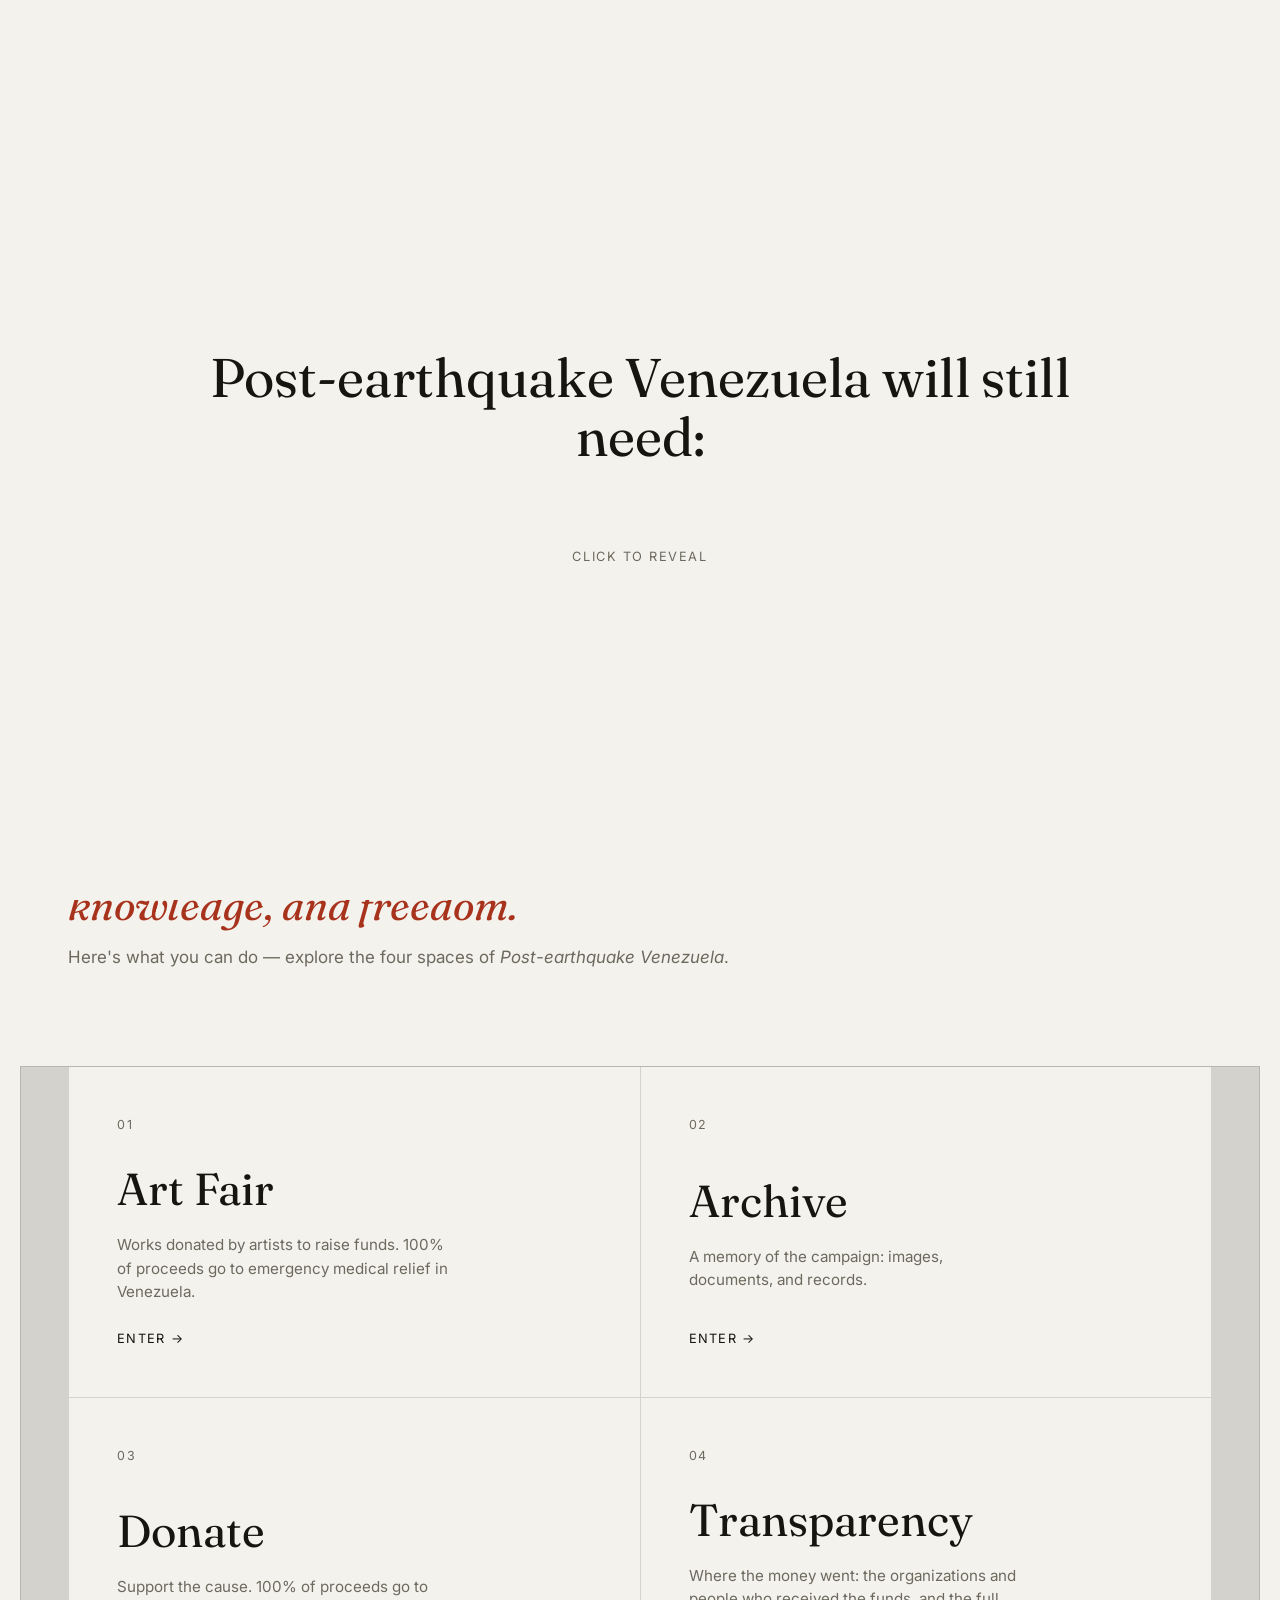
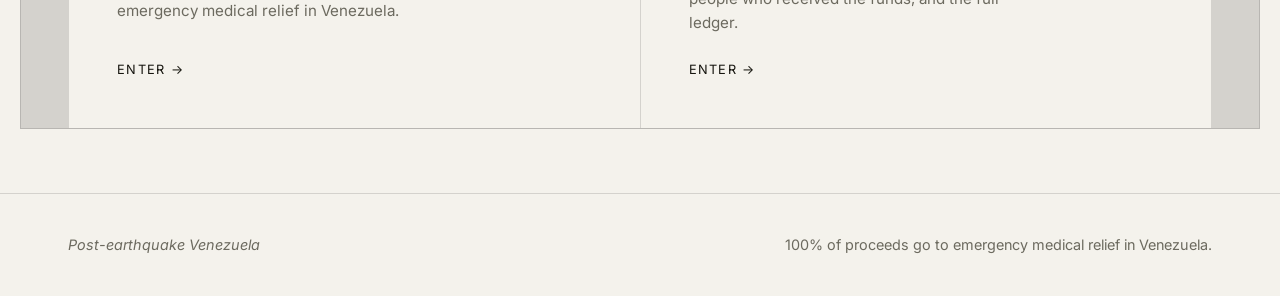
<file: index.html>
<!DOCTYPE html>
<html lang="en">
<head>
  <meta charset="UTF-8" />
  <meta name="viewport" content="width=device-width, initial-scale=1.0" />
  <title>Artists for Venezuela</title>
  <meta name="description" content="Post-earthquake Venezuela will still need medicine, supplies, knowledge, and freedom. Here's what you can do." />
  <link rel="preconnect" href="https://fonts.googleapis.com" />
  <link rel="preconnect" href="https://fonts.gstatic.com" crossorigin />
  <link href="https://fonts.googleapis.com/css2?family=Fraunces:ital,opsz,wght@0,9..144,400;0,9..144,500;1,9..144,400&family=Inter:wght@400;500;600&display=swap" rel="stylesheet" />
  <link rel="stylesheet" href="css/styles.css" />
</head>
<body>
  <!-- ===== INTRO (full screen) ===== -->
  <div class="intro" id="intro" role="dialog" aria-label="Introduction">
    <div class="intro__inner">
      <p class="intro__lead">Post-earthquake Venezuela will still need:</p>
      <p class="intro__subtitle" id="introSubtitle">Medicine, supplies, knowledge, freedom.</p>
      <p class="intro__message" id="introMessage"><span>We want to give a Christmas to the more than 1,600 children orphaned by the earthquake.</span></p>
      <p class="intro__hint" id="introHint">Click to reveal</p>
      <div class="intro__actions">
        <a href="#home" class="btn intro__cta" id="introEnter">Here's what you can do →</a>
        <button class="btn btn--ghost intro__cta" id="introSkip" type="button">Skip</button>
      </div>
    </div>
  </div>

  <!-- ===== HEADER ===== -->
  <header class="site-header">
    <div class="site-header__inner">
      <a href="index.html" class="brand"><em>Artists for Venezuela</em></a>
      <button class="nav-toggle" id="navToggle" aria-label="Menu" aria-expanded="false">Menu</button>
      <nav class="site-nav" id="siteNav">
        <a href="art-fair.html">Art Fair</a>
        <a href="archive.html">Archive</a>
        <a href="donate.html">Donate</a>
        <a href="transparency.html">Transparency</a>
        <a href="about.html">About</a>
      </nav>
    </div>
  </header>

  <main id="home">
    <!-- ===== HERO (GIF) ===== -->
    <section class="hero">
      <figure class="hero__figure">
        <img id="heroGif" src="assets/hero.gif" alt="Post-earthquake Venezuela campaign imagery"
             onerror="this.style.display='none';this.nextElementSibling.style.display='block';" />
        <span class="hero__placeholder" style="display:none">Image pending — generated from the Google Drive spreadsheet</span>
      </figure>
    </section>

    <p class="hero__needs">
      Post-earthquake Venezuela will still need
      <span class="accent">medicine, supplies, knowledge, and freedom.</span>
    </p>
    <p class="hero__sub">Here's what you can do — explore the four spaces of <em>Post-earthquake Venezuela</em>.</p>

    <!-- ===== 4 SECTIONS ===== -->
    <nav class="index-grid" aria-label="Sections">
      <a class="tile" href="art-fair.html">
        <span class="tile__num">01</span>
        <span>
          <span class="tile__title display">Art Fair</span>
          <span class="tile__desc">Works donated by artists to raise funds. 100% of proceeds go to emergency medical relief in Venezuela.</span>
        </span>
        <span class="tile__go">Enter →</span>
      </a>
      <a class="tile" href="archive.html">
        <span class="tile__num">02</span>
        <span>
          <span class="tile__title display">Archive</span>
          <span class="tile__desc">A memory of the campaign: images, documents, and records.</span>
        </span>
        <span class="tile__go">Enter →</span>
      </a>
      <a class="tile" href="donate.html">
        <span class="tile__num">03</span>
        <span>
          <span class="tile__title display">Donate</span>
          <span class="tile__desc">Support the cause. 100% of proceeds go to emergency medical relief in Venezuela.</span>
        </span>
        <span class="tile__go">Enter →</span>
      </a>
      <a class="tile" href="transparency.html">
        <span class="tile__num">04</span>
        <span>
          <span class="tile__title display">Transparency</span>
          <span class="tile__desc">Where the money went: the organizations and people who received the funds, and the full ledger.</span>
        </span>
        <span class="tile__go">Enter →</span>
      </a>
    </nav>
  </main>

  <footer class="site-footer">
    <div class="site-footer__inner">
      <span><em>Post-earthquake Venezuela</em></span>
      <span>100% of proceeds go to emergency medical relief in Venezuela.</span>
    </div>
  </footer>

  <script src="js/main.js"></script>
</body>
</html>
</file>
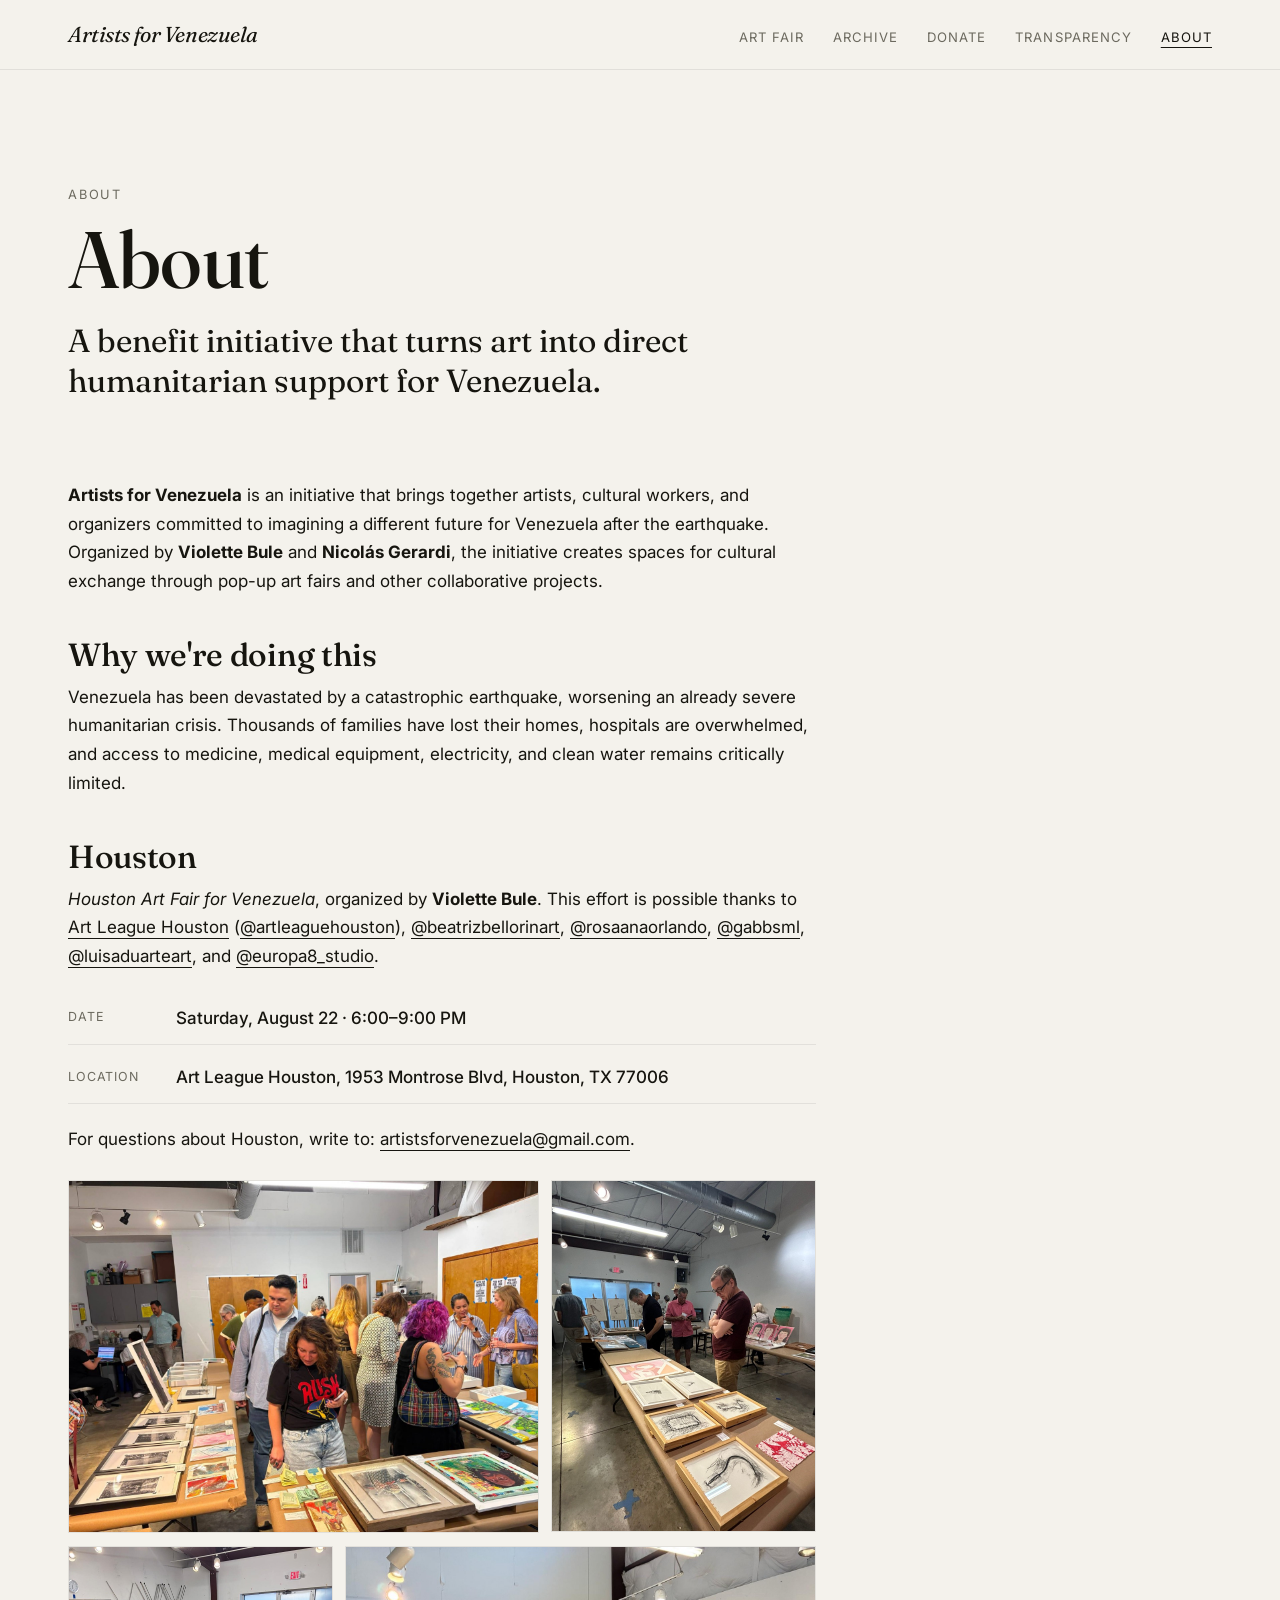
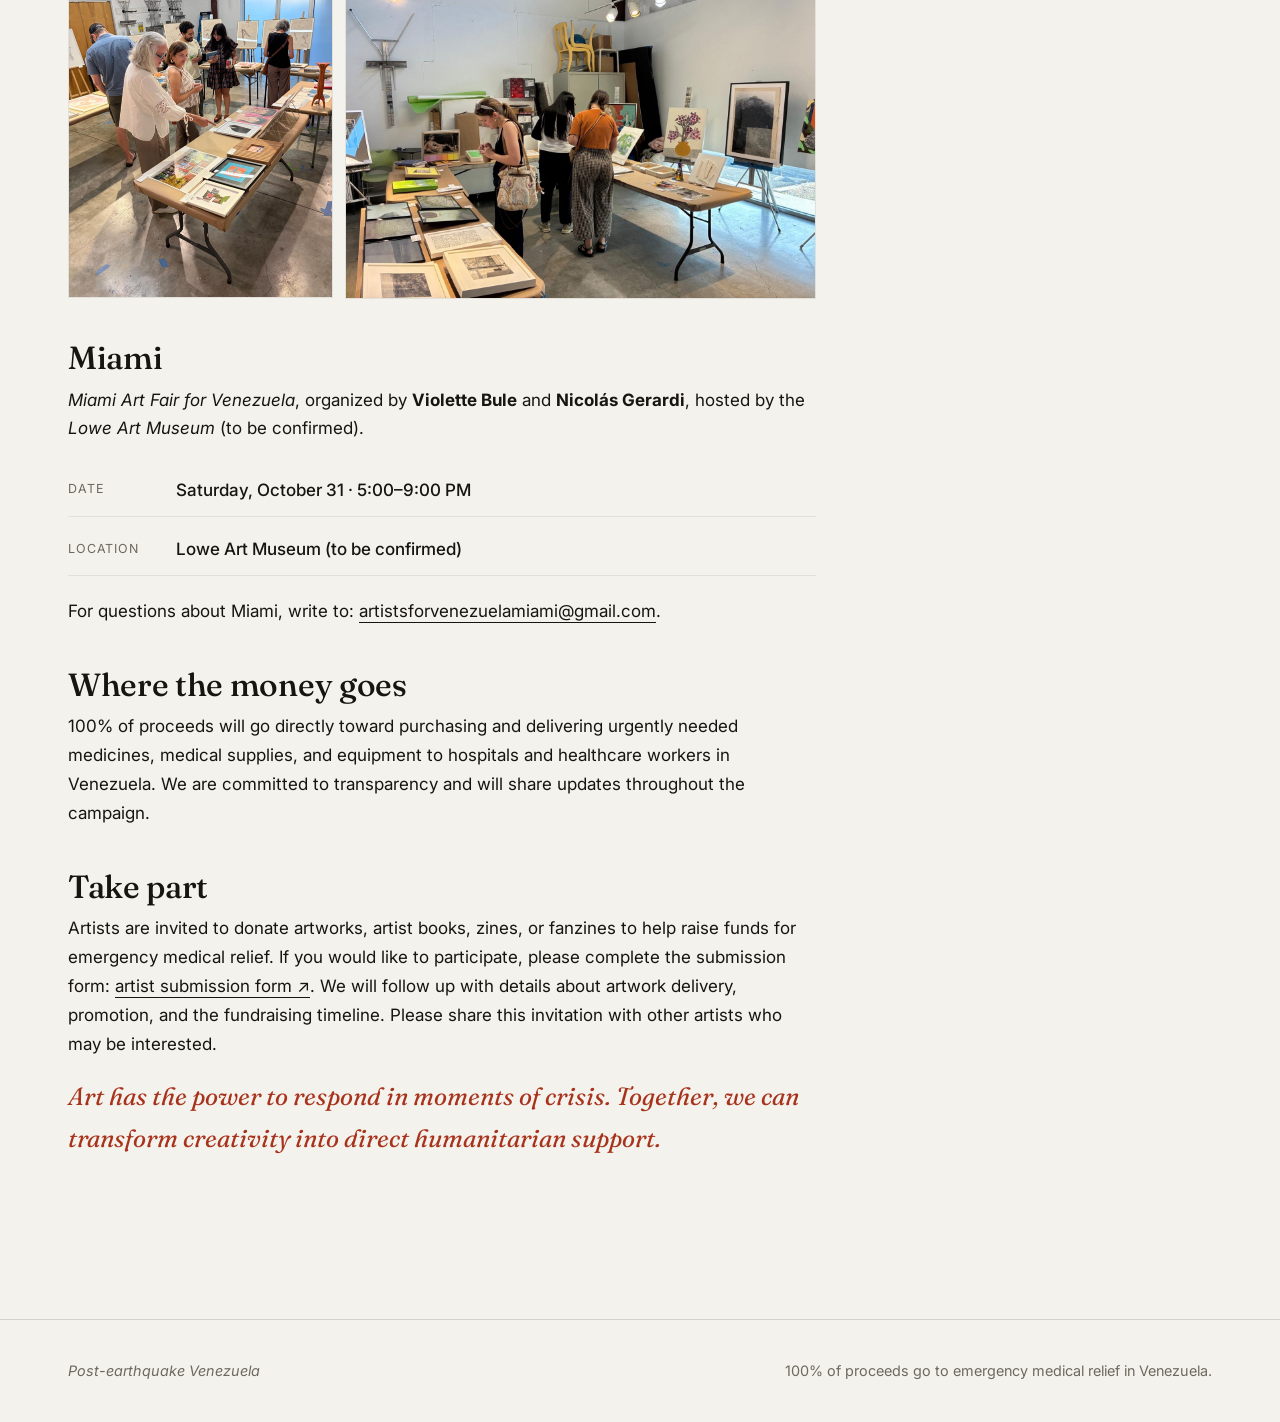
<file: about.html>
<!DOCTYPE html>
<html lang="en">
<head>
  <meta charset="UTF-8" />
  <meta name="viewport" content="width=device-width, initial-scale=1.0" />
  <title>About — Artists for Venezuela</title>
  <meta name="description" content="Miami Art Fair for Venezuela — a benefit pop-up art fair turning creativity into direct humanitarian support after the earthquake." />
  <link rel="preconnect" href="https://fonts.googleapis.com" />
  <link rel="preconnect" href="https://fonts.gstatic.com" crossorigin />
  <link href="https://fonts.googleapis.com/css2?family=Fraunces:ital,opsz,wght@0,9..144,400;0,9..144,500;1,9..144,400&family=Inter:wght@400;500;600&display=swap" rel="stylesheet" />
  <link rel="stylesheet" href="css/styles.css" />
</head>
<body>
  <header class="site-header">
    <div class="site-header__inner">
      <a href="index.html" class="brand"><em>Artists for Venezuela</em></a>
      <button class="nav-toggle" id="navToggle" aria-label="Menu" aria-expanded="false">Menu</button>
      <nav class="site-nav" id="siteNav">
        <a href="art-fair.html">Art Fair</a>
        <a href="archive.html">Archive</a>
        <a href="donate.html">Donate</a>
        <a href="transparency.html">Transparency</a>
        <a href="about.html" aria-current="page">About</a>
      </nav>
    </div>
  </header>

  <main>
    <div class="page-head">
      <p class="eyebrow">About</p>
      <h1>About</h1>
      <p class="lead-strong">A benefit initiative that turns art into direct humanitarian support for Venezuela.</p>
    </div>

    <div class="page-body">
      <div class="prose">
        <p><strong>Artists for Venezuela</strong> is an initiative that brings together artists, cultural workers, and organizers committed to imagining a different future for Venezuela after the earthquake. Organized by <strong>Violette Bule</strong> and <strong>Nicolás Gerardi</strong>, the initiative creates spaces for cultural exchange through pop-up art fairs and other collaborative projects.</p>

        <h2>Why we're doing this</h2>
        <p>Venezuela has been devastated by a catastrophic earthquake, worsening an already severe humanitarian crisis. Thousands of families have lost their homes, hospitals are overwhelmed, and access to medicine, medical equipment, electricity, and clean water remains critically limited.</p>

        <h2>Houston</h2>
        <p><em>Houston Art Fair for Venezuela</em>, organized by <strong>Violette Bule</strong>. This effort is possible thanks to <a href="https://www.artleaguehouston.org/" target="_blank" rel="noopener">Art League Houston</a> (<a href="https://instagram.com/artleaguehouston" target="_blank" rel="noopener">@artleaguehouston</a>), <a href="https://instagram.com/beatrizbellorinart" target="_blank" rel="noopener">@beatrizbellorinart</a>, <a href="https://instagram.com/rosaanaorlando" target="_blank" rel="noopener">@rosaanaorlando</a>, <a href="https://instagram.com/gabbsml" target="_blank" rel="noopener">@gabbsml</a>, <a href="https://instagram.com/luisaduarteart" target="_blank" rel="noopener">@luisaduarteart</a>, and <a href="https://instagram.com/europa8_studio" target="_blank" rel="noopener">@europa8_studio</a>.</p>
        <ul class="about-facts">
          <li><span>Date</span><strong>Saturday, August 22 · 6:00–9:00 PM</strong></li>
          <li><span>Location</span><strong>Art League Houston, 1953 Montrose Blvd, Houston, TX 77006</strong></li>
        </ul>
        <p>For questions about Houston, write to: <a href="mailto:artistsforvenezuela@gmail.com">artistsforvenezuela@gmail.com</a>.</p>
        <div class="photo-pair">
          <figure style="flex:16"><img src="assets/houston-fair-1.jpg" alt="Visitors browsing artworks laid out on tables at the Houston Art Fair for Venezuela" loading="lazy" /></figure>
          <figure style="flex:9"><img src="assets/houston-fair-2.jpg" alt="A visitor looking at framed drawings on a long table at the Houston fair" loading="lazy" /></figure>
        </div>
        <div class="photo-pair">
          <figure style="flex:9"><img src="assets/houston-fair-4.jpg" alt="Visitors pointing at and discussing artworks at the Houston fair" loading="lazy" /></figure>
          <figure style="flex:16"><img src="assets/houston-fair-3.jpg" alt="Visitors looking at prints and paintings on easels and tables at the Houston fair" loading="lazy" /></figure>
        </div>

        <h2>Miami</h2>
        <p><em>Miami Art Fair for Venezuela</em>, organized by <strong>Violette Bule</strong> and <strong>Nicolás Gerardi</strong>, hosted by the <em>Lowe Art Museum</em> (to be confirmed).</p>
        <ul class="about-facts">
          <li><span>Date</span><strong>Saturday, October 31 · 5:00–9:00 PM</strong></li>
          <li><span>Location</span><strong>Lowe Art Museum (to be confirmed)</strong></li>
        </ul>
        <p>For questions about Miami, write to: <a href="mailto:artistsforvenezuelamiami@gmail.com">artistsforvenezuelamiami@gmail.com</a>.</p>

        <h2>Where the money goes</h2>
        <p>100% of proceeds will go directly toward purchasing and delivering urgently needed medicines, medical supplies, and equipment to hospitals and healthcare workers in Venezuela. We are committed to transparency and will share updates throughout the campaign.</p>

        <h2>Take part</h2>
        <p>Artists are invited to donate artworks, artist books, zines, or fanzines to help raise funds for emergency medical relief. If you would like to participate, please complete the submission form:
          <a href="https://shorturl.at/O1oqZ" target="_blank" rel="noopener">artist submission form ↗</a>.
          We will follow up with details about artwork delivery, promotion, and the fundraising timeline. Please share this invitation with other artists who may be interested.</p>

        <p class="prose-close">Art has the power to respond in moments of crisis. Together, we can transform creativity into direct humanitarian support.</p>
      </div>
    </div>
  </main>

  <footer class="site-footer">
    <div class="site-footer__inner">
      <span><em>Post-earthquake Venezuela</em></span>
      <span>100% of proceeds go to emergency medical relief in Venezuela.</span>
    </div>
  </footer>
  <script src="js/main.js"></script>
</body>
</html>
</file>
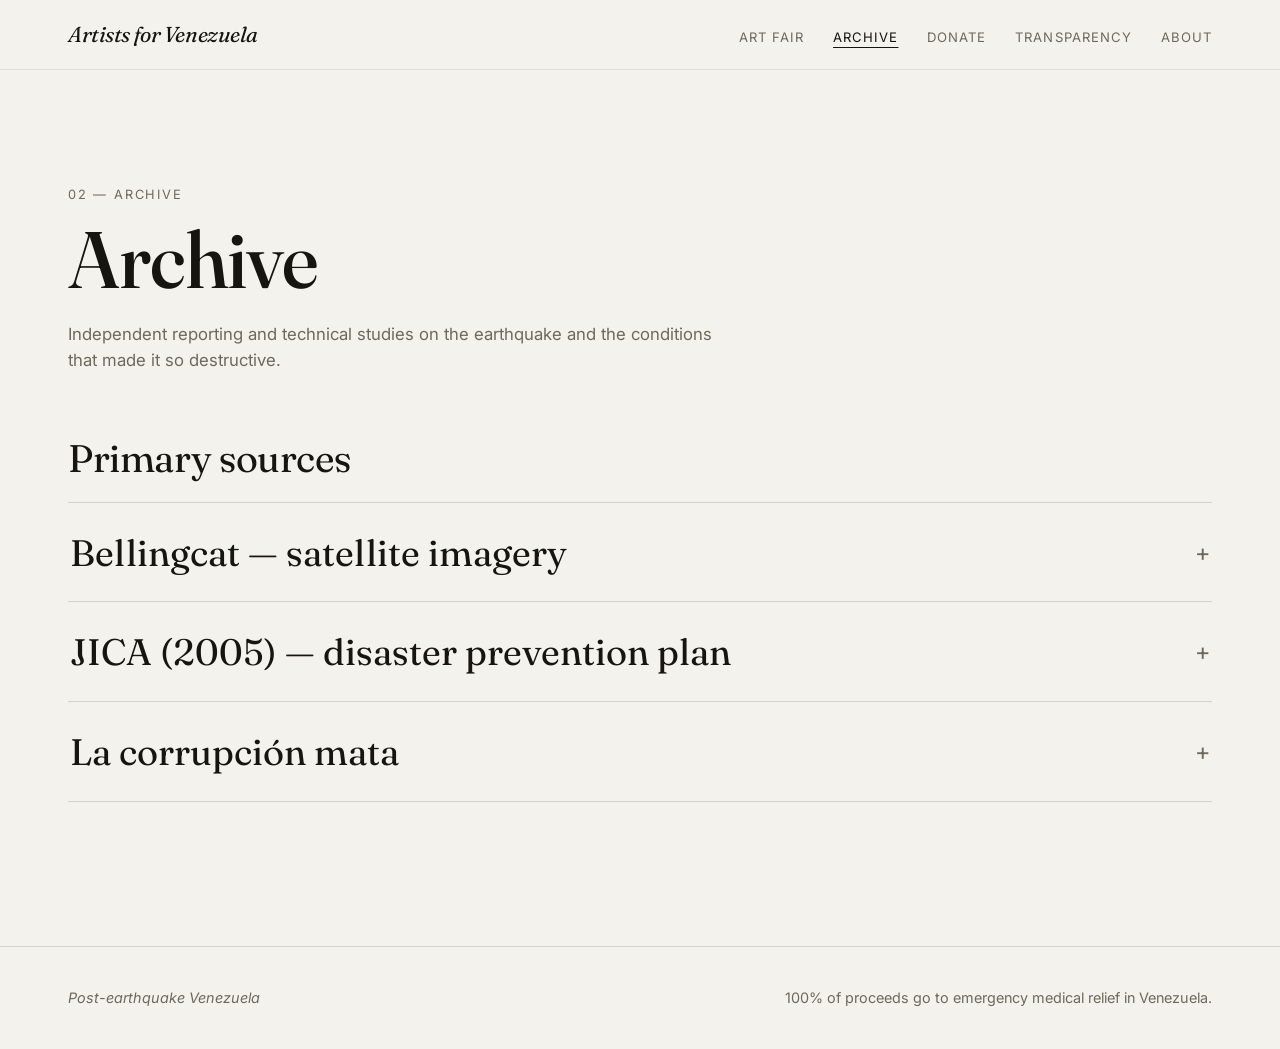
<file: archive.html>
<!DOCTYPE html>
<html lang="en">
<head>
  <meta charset="UTF-8" />
  <meta name="viewport" content="width=device-width, initial-scale=1.0" />
  <title>Archive — Artists for Venezuela</title>
  <link rel="preconnect" href="https://fonts.googleapis.com" />
  <link rel="preconnect" href="https://fonts.gstatic.com" crossorigin />
  <link href="https://fonts.googleapis.com/css2?family=Fraunces:ital,opsz,wght@0,9..144,400;0,9..144,500;1,9..144,400&family=Inter:wght@400;500;600&display=swap" rel="stylesheet" />
  <link rel="stylesheet" href="css/styles.css" />
</head>
<body>
  <header class="site-header">
    <div class="site-header__inner">
      <a href="index.html" class="brand"><em>Artists for Venezuela</em></a>
      <button class="nav-toggle" id="navToggle" aria-label="Menu" aria-expanded="false">Menu</button>
      <nav class="site-nav" id="siteNav">
        <a href="art-fair.html">Art Fair</a>
        <a href="archive.html" aria-current="page">Archive</a>
        <a href="donate.html">Donate</a>
        <a href="transparency.html">Transparency</a>
        <a href="about.html">About</a>
      </nav>
    </div>
  </header>

  <main>
    <div class="page-head">
      <p class="eyebrow">02 — Archive</p>
      <h1>Archive</h1>
      <p>Independent reporting and technical studies on the earthquake and the conditions that made it so destructive.</p>
    </div>
    <div class="page-body">
      <h2 class="display" style="font-size:clamp(1.6rem,4vw,2.4rem); margin:0 0 1.5rem;">Primary sources</h2>
      <details class="city-acc">
        <summary class="city-tab"><span>Bellingcat — satellite imagery</span><span class="city-tab__sign">+</span></summary>
        <div class="city-acc__body">
          <p class="doc-embed__text">Satellite imagery showing the scale of the earthquake damage along a 14-mile coastal stretch — Bellingcat, June 29, 2026.</p>
          <div class="doc-embed"><iframe loading="lazy" src="https://www.bellingcat.com/news/2026/06/29/satellite-imagery-shows-scale-of-venezuela-earthquake-damage/" title="Bellingcat: satellite imagery shows scale of Venezuela earthquake damage"></iframe></div>
          <p class="detail__link"><a href="https://www.bellingcat.com/news/2026/06/29/satellite-imagery-shows-scale-of-venezuela-earthquake-damage/" target="_blank" rel="noopener">Open in a new tab ↗</a></p>
        </div>
      </details>

      <details class="city-acc">
        <summary class="city-tab"><span>JICA (2005) — disaster prevention plan</span><span class="city-tab__sign">+</span></summary>
        <div class="city-acc__body">
          <p class="doc-embed__text">“Estudio sobre el Plan Básico de Prevención de Desastres en el Distrito Metropolitano de Caracas” — a 2005 technical study by the Japan International Cooperation Agency (JICA), commissioned before this year's earthquakes.</p>
          <div class="doc-embed"><iframe loading="lazy" src="https://openjicareport.jica.go.jp/pdf/11789211_01.pdf" title="JICA 2005 disaster prevention plan report (PDF)"></iframe></div>
          <p class="detail__link"><a href="https://openjicareport.jica.go.jp/pdf/11789211_01.pdf" target="_blank" rel="noopener">Open in a new tab ↗</a></p>
        </div>
      </details>

      <details class="city-acc">
        <summary class="city-tab"><span>La corrupción mata</span><span class="city-tab__sign">+</span></summary>
        <div class="city-acc__body">
          <p class="doc-embed__text">A visual essay on how 27 years of corruption left Venezuela catastrophically unprepared for the June 2026 earthquakes — eafuenmayor.com. <em>This site doesn't allow embedding — tap the preview to open it.</em></p>
          <a class="doc-preview" href="https://eafuenmayor.com/lacorrupcionmata/?mcp_token=eyJwaWQiOjMyMTQ2NTUsInNpZCI6ODkyMTY3OTczLCJheCI6ImZmMDJiMWExZWZjZmEyYmM2OGI0YzE5Y2JlODJkZGM1IiwidHMiOjE3ODM1MjU2ODQsImV4cCI6MTc4NTk0NDg4NH0.hZ1F-BV3hWist8zH1pJ4vOYp7muWzkY2EpB0YKfjWL8" target="_blank" rel="noopener">
            <img src="assets/archive-corruption-preview.webp" alt="Cover of “La corrupción mata”" loading="lazy" />
            <span class="doc-preview__body">
              <span class="doc-preview__title">La corrupción mata</span>
              <span class="doc-preview__sub">Un ensayo visual por Ernesto Andrés Fuenmayor</span>
              <span class="doc-preview__go">Open the essay ↗</span>
            </span>
          </a>
        </div>
      </details>
    </div>
  </main>

  <footer class="site-footer">
    <div class="site-footer__inner">
      <span><em>Post-earthquake Venezuela</em></span>
      <span>100% of proceeds go to emergency medical relief in Venezuela.</span>
    </div>
  </footer>
  <script src="js/main.js"></script>
</body>
</html>
</file>
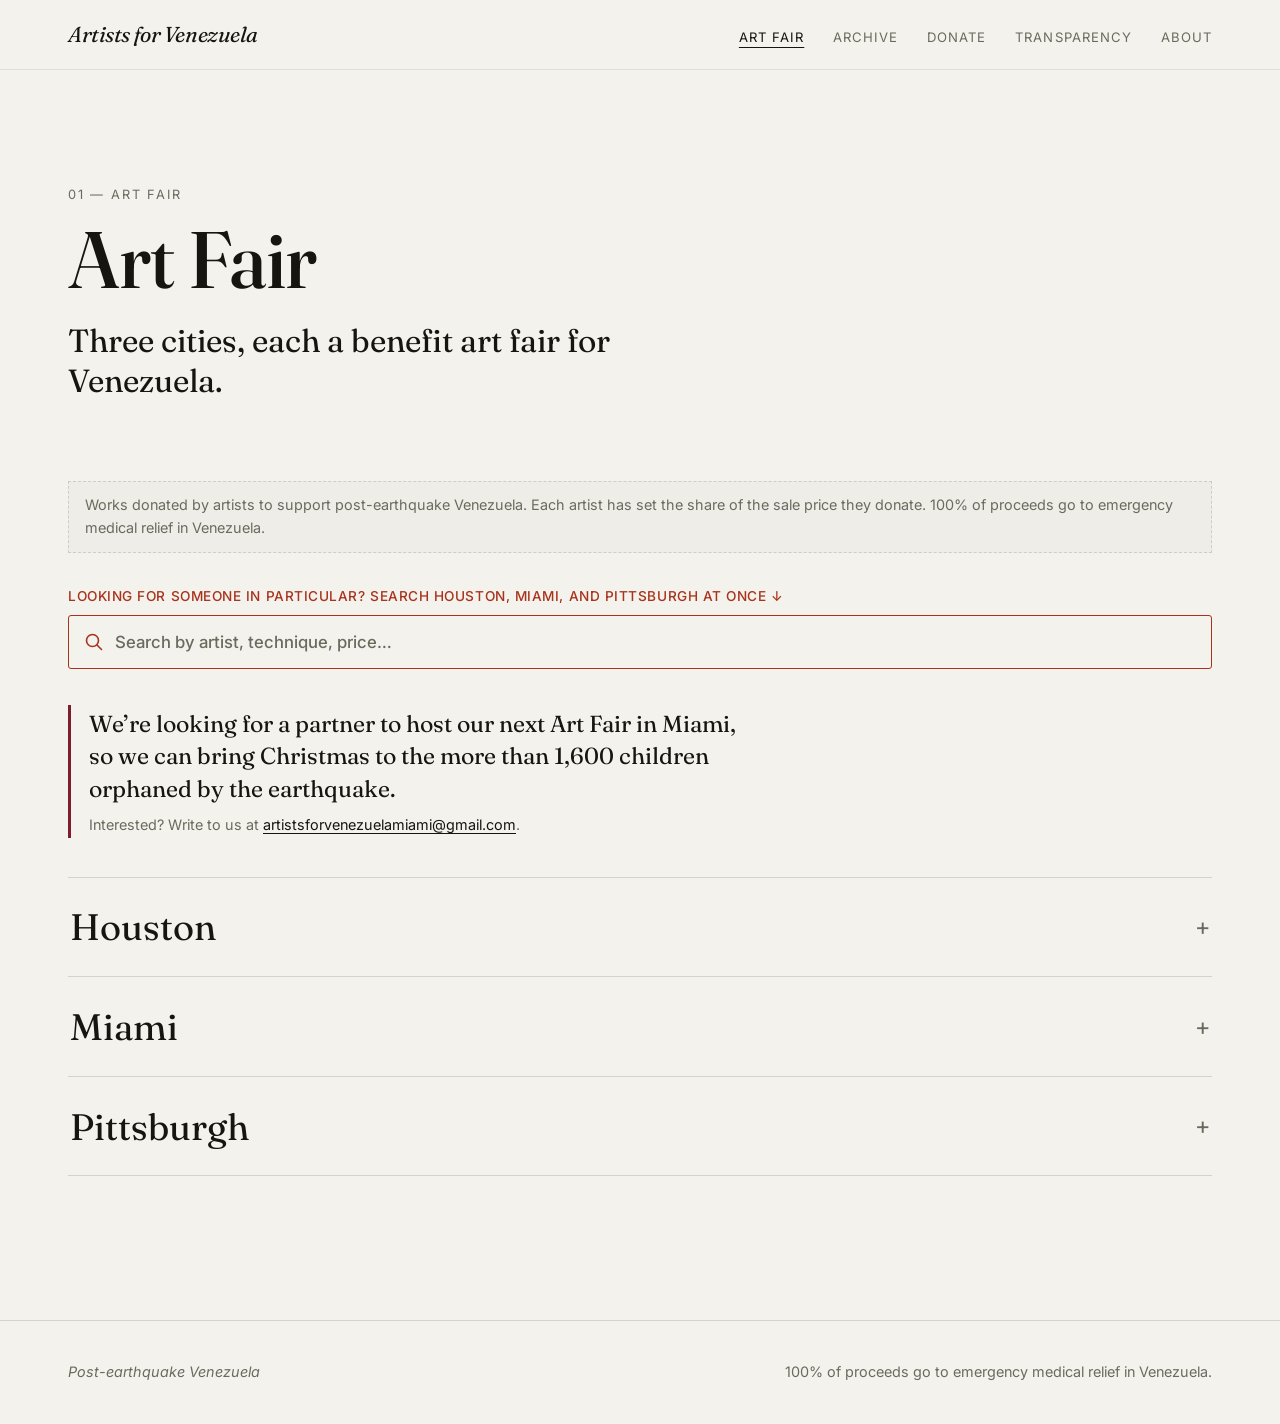
<file: art-fair.html>
<!DOCTYPE html>
<html lang="en">
<head>
  <meta charset="UTF-8" />
  <meta name="viewport" content="width=device-width, initial-scale=1.0" />
  <title>Art Fair — Artists for Venezuela</title>
  <link rel="preconnect" href="https://fonts.googleapis.com" />
  <link rel="preconnect" href="https://fonts.gstatic.com" crossorigin />
  <link href="https://fonts.googleapis.com/css2?family=Fraunces:ital,opsz,wght@0,9..144,400;0,9..144,500;1,9..144,400&family=Inter:wght@400;500;600&display=swap" rel="stylesheet" />
  <link rel="stylesheet" href="css/styles.css" />
</head>
<body>
  <header class="site-header">
    <div class="site-header__inner">
      <a href="index.html" class="brand"><em>Artists for Venezuela</em></a>
      <button class="nav-toggle" id="navToggle" aria-label="Menu" aria-expanded="false">Menu</button>
      <nav class="site-nav" id="siteNav">
        <a href="art-fair.html" aria-current="page">Art Fair</a>
        <a href="archive.html">Archive</a>
        <a href="donate.html">Donate</a>
        <a href="transparency.html">Transparency</a>
        <a href="about.html">About</a>
      </nav>
    </div>
  </header>

  <main>
    <div class="page-head">
      <p class="eyebrow">01 — Art Fair</p>
      <h1>Art Fair</h1>
      <p class="lead-strong">Three cities, each a benefit art fair for Venezuela.</p>
    </div>
    <div class="page-body">
      <p class="artfair-note">Works donated by artists to support post-earthquake Venezuela. Each artist has set the share of the sale price they donate. 100% of proceeds go to emergency medical relief in Venezuela.</p>
      <div class="artfair-search">
        <p class="artfair-search__label">Looking for someone in particular? Search Houston, Miami, and Pittsburgh at once ↓</p>
        <div class="artfair-search__box">
          <svg class="artfair-search__icon" width="18" height="18" viewBox="0 0 18 18" fill="none" aria-hidden="true">
            <circle cx="7.5" cy="7.5" r="6" stroke="currentColor" stroke-width="1.6" />
            <line x1="12" y1="12" x2="16.5" y2="16.5" stroke="currentColor" stroke-width="1.6" stroke-linecap="round" />
          </svg>
          <input type="search" id="artFairSearch" placeholder="Search by artist, technique, price…" aria-label="Search artists across Houston, Miami, and Pittsburgh" />
        </div>
        <p class="muted artfair-search__hint" id="artFairSearchHint" hidden></p>
      </div>
      <div class="artfair-callout">
        <p>We’re looking for a partner to host our next Art Fair in Miami, so we can bring Christmas to the more than 1,600 children orphaned by the earthquake.</p>
        <p class="note">Interested? Write to us at <a href="mailto:artistsforvenezuelamiami@gmail.com">artistsforvenezuelamiami@gmail.com</a>.</p>
      </div>
      <div id="artFairResults" hidden></div>
      <div id="artFair">
        <p class="muted">Loading catalog…</p>
      </div>
    </div>
  </main>

  <!-- ===== Artwork detail screen (carousel + info) ===== -->
  <div class="detail" id="artDetail" aria-hidden="true">
    <div class="detail__box" role="dialog" aria-modal="true" aria-labelledby="dName">
      <button class="detail__close" id="detailClose" aria-label="Close">×</button>
      <div class="detail__media">
        <div class="carousel">
          <img class="carousel__img" id="carImg" alt="" />
          <div class="carousel__ph" id="carPh">Image on Google Drive</div>
          <button class="carousel__nav carousel__prev" id="carPrev" aria-label="Previous work">‹</button>
          <button class="carousel__nav carousel__next" id="carNext" aria-label="Next work">›</button>
          <div class="carousel__dots" id="carDots"></div>
        </div>
      </div>
      <div class="detail__info">
        <h2 class="detail__name" id="dName"></h2>
        <div class="detail__meta" id="dMeta"></div>
        <div id="dBuy"></div>
        <div id="dLinks"></div>
      </div>
    </div>
  </div>

  <footer class="site-footer">
    <div class="site-footer__inner">
      <span><em>Post-earthquake Venezuela</em></span>
      <span>100% of proceeds go to emergency medical relief in Venezuela.</span>
    </div>
  </footer>
  <script src="js/main.js"></script>
</body>
</html>
</file>
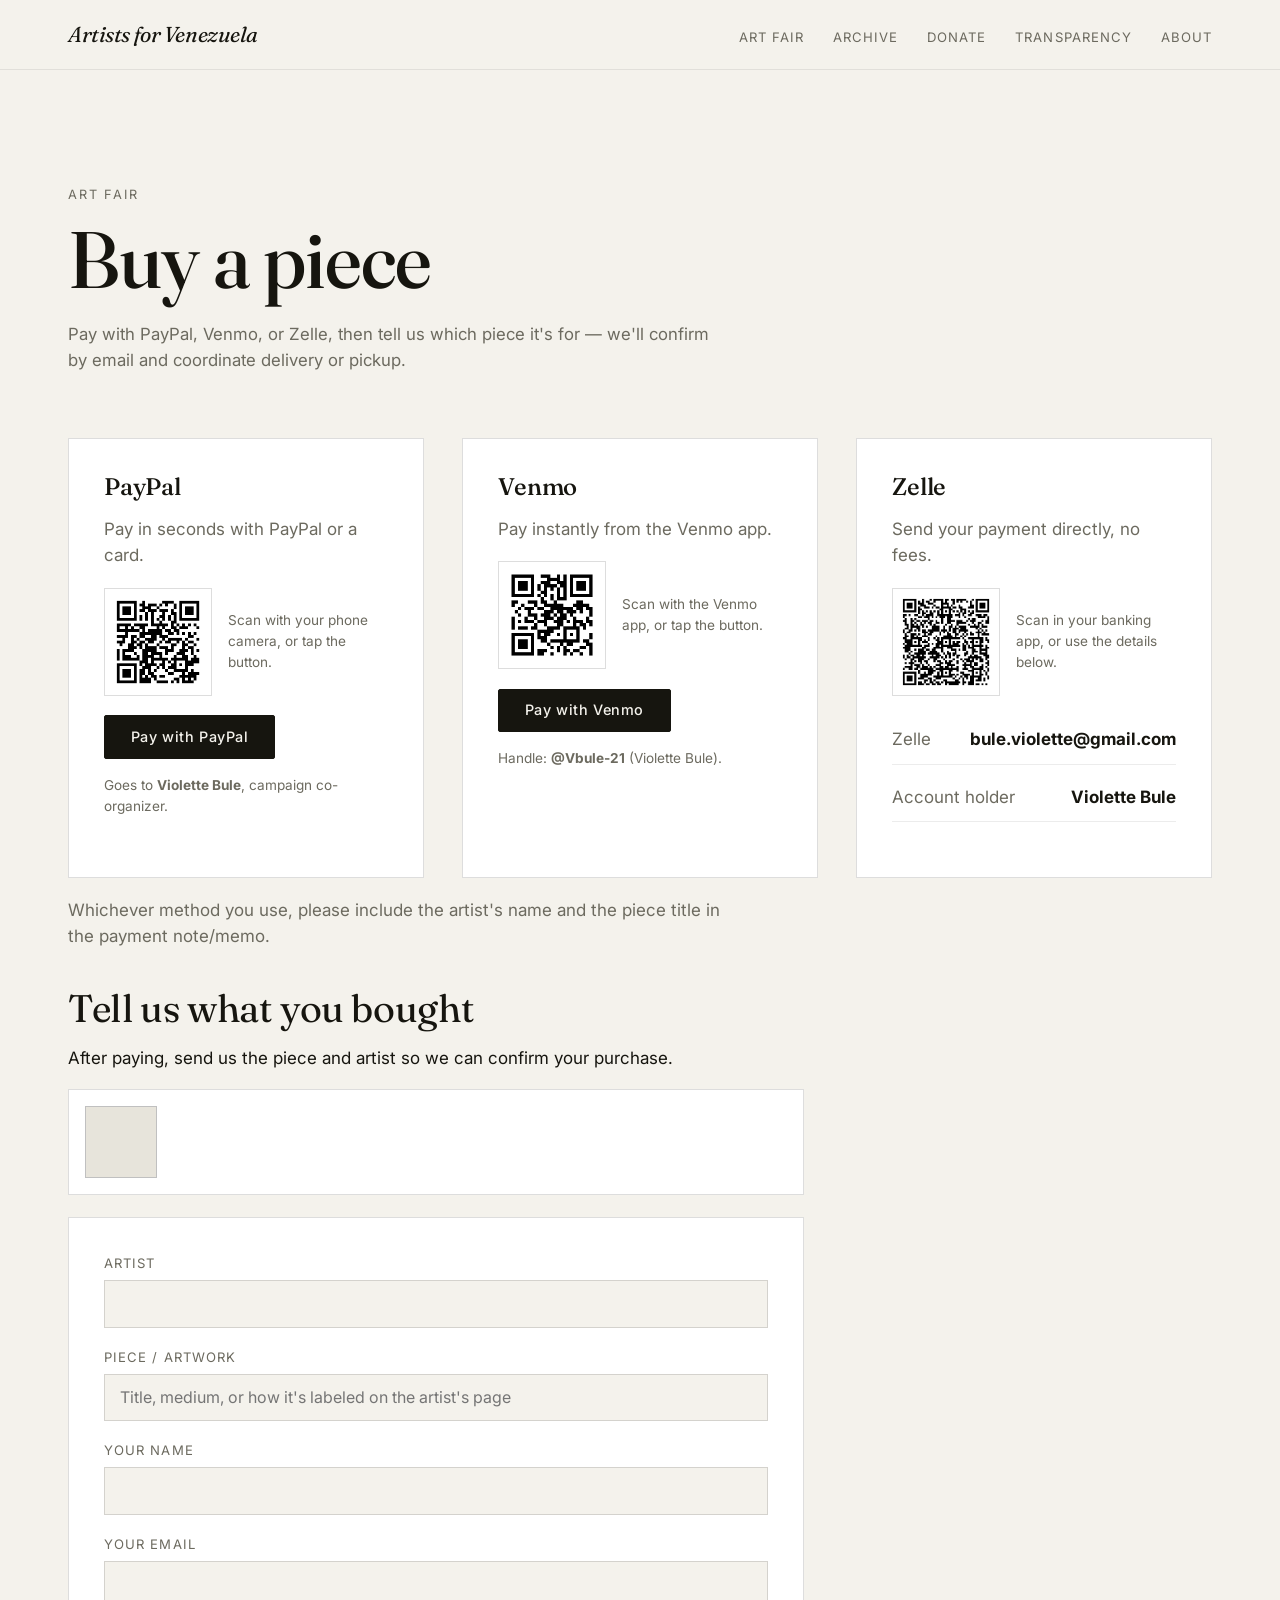
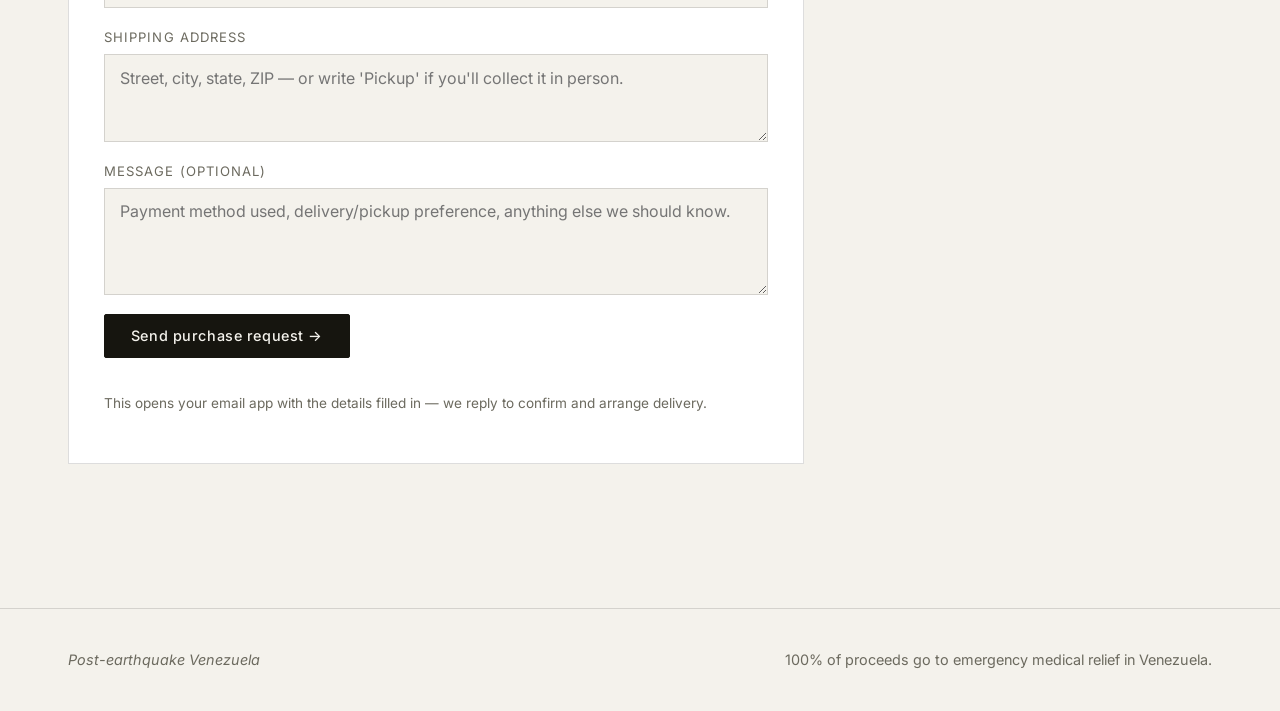
<file: buy.html>
<!DOCTYPE html>
<html lang="en">
<head>
  <meta charset="UTF-8" />
  <meta name="viewport" content="width=device-width, initial-scale=1.0" />
  <title>Buy a piece — Artists for Venezuela</title>
  <meta name="description" content="Pay via PayPal, Venmo, or Zelle and send us the piece details — Post-earthquake Venezuela Art Fair." />
  <link rel="preconnect" href="https://fonts.googleapis.com" />
  <link rel="preconnect" href="https://fonts.gstatic.com" crossorigin />
  <link href="https://fonts.googleapis.com/css2?family=Fraunces:ital,opsz,wght@0,9..144,400;0,9..144,500;1,9..144,400&family=Inter:wght@400;500;600&display=swap" rel="stylesheet" />
  <link rel="stylesheet" href="css/styles.css" />
</head>
<body>
  <header class="site-header">
    <div class="site-header__inner">
      <a href="index.html" class="brand"><em>Artists for Venezuela</em></a>
      <button class="nav-toggle" id="navToggle" aria-label="Menu" aria-expanded="false">Menu</button>
      <nav class="site-nav" id="siteNav">
        <a href="art-fair.html">Art Fair</a>
        <a href="archive.html">Archive</a>
        <a href="donate.html">Donate</a>
        <a href="transparency.html">Transparency</a>
        <a href="about.html">About</a>
      </nav>
    </div>
  </header>

  <main>
    <div class="page-head">
      <p class="eyebrow">Art Fair</p>
      <h1>Buy a piece</h1>
      <p>Pay with PayPal, Venmo, or Zelle, then tell us which piece it's for — we'll confirm by email and coordinate delivery or pickup.</p>
    </div>

    <div class="page-body">
      <div class="split split--3" style="margin-bottom:1.2rem;">
        <div class="card">
          <h3>PayPal</h3>
          <p>Pay in seconds with PayPal or a card.</p>
          <div class="qr-box">
            <img src="assets/donate-paypal-qr.png" alt="QR code to pay via PayPal to Violette Bule" loading="lazy" />
            <span class="qr-box__hint">Scan with your phone camera, or tap the button.</span>
          </div>
          <a class="btn" href="https://www.paypal.com/qrcodes/p2pqrc/Q8B4KWSMA68EL" target="_blank" rel="noopener">Pay with PayPal</a>
          <p class="note">Goes to <strong>Violette Bule</strong>, campaign co-organizer.</p>
          <p class="note payment-memo" id="memoPaypal"></p>
        </div>
        <div class="card">
          <h3>Venmo</h3>
          <p>Pay instantly from the Venmo app.</p>
          <div class="qr-box">
            <img src="assets/donate-venmo-qr.png" alt="QR code to pay via Venmo to @Vbule-21" loading="lazy" />
            <span class="qr-box__hint">Scan with the Venmo app, or tap the button.</span>
          </div>
          <a class="btn" href="https://venmo.com/u/Vbule-21" target="_blank" rel="noopener">Pay with Venmo</a>
          <p class="note">Handle: <strong>@Vbule-21</strong> (Violette Bule).</p>
          <p class="note payment-memo" id="memoVenmo"></p>
        </div>
        <div class="card">
          <h3>Zelle</h3>
          <p>Send your payment directly, no fees.</p>
          <div class="qr-box">
            <img src="assets/donate-zelle-qr.png" alt="QR code to pay via Zelle to Violette Bule" loading="lazy" />
            <span class="qr-box__hint">Scan in your banking app, or use the details below.</span>
          </div>
          <ul class="data-list">
            <li><span>Zelle</span><strong>bule.violette@gmail.com</strong></li>
            <li><span>Account holder</span><strong>Violette Bule</strong></li>
          </ul>
          <p class="note payment-memo" id="memoZelle"></p>
        </div>
      </div>
      <p class="section-note payment-memo-generic" id="memoGeneric">Whichever method you use, please include the artist's name and the piece title in the payment note/memo.</p>

      <h2 class="display" style="font-size:clamp(1.6rem,4vw,2.4rem); margin:0 0 .6rem;">Tell us what you bought</h2>
      <p class="section-note" id="buyIntro">After paying, send us the piece and artist so we can confirm your purchase.</p>

      <div class="buy-ref" id="buyRef" hidden>
        <img id="buyRefImg" alt="" />
        <div>
          <p class="buy-ref__title" id="buyRefTitle"></p>
          <p class="buy-ref__sub" id="buyRefSub"></p>
        </div>
      </div>

      <form id="buyForm" class="buy-form card">
        <div class="buy-form__row">
          <label for="bfArtist">Artist</label>
          <input type="text" id="bfArtist" name="artist" required />
        </div>
        <div class="buy-form__row">
          <label for="bfPiece">Piece / artwork</label>
          <input type="text" id="bfPiece" name="piece" placeholder="Title, medium, or how it's labeled on the artist's page" required />
        </div>
        <div class="buy-form__row">
          <label for="bfName">Your name</label>
          <input type="text" id="bfName" name="name" required />
        </div>
        <div class="buy-form__row">
          <label for="bfEmail">Your email</label>
          <input type="email" id="bfEmail" name="email" required />
        </div>
        <div class="buy-form__row">
          <label for="bfShipping">Shipping address</label>
          <textarea id="bfShipping" name="shipping" rows="3" placeholder="Street, city, state, ZIP — or write 'Pickup' if you'll collect it in person." required></textarea>
        </div>
        <div class="buy-form__row">
          <label for="bfMessage">Message (optional)</label>
          <textarea id="bfMessage" name="message" rows="4" placeholder="Payment method used, delivery/pickup preference, anything else we should know."></textarea>
        </div>
        <button type="submit" class="btn">Send purchase request →</button>
        <p class="note">This opens your email app with the details filled in — we reply to confirm and arrange delivery.</p>
      </form>
    </div>
  </main>

  <footer class="site-footer">
    <div class="site-footer__inner">
      <span><em>Post-earthquake Venezuela</em></span>
      <span>100% of proceeds go to emergency medical relief in Venezuela.</span>
    </div>
  </footer>
  <script src="js/main.js"></script>
</body>
</html>
</file>
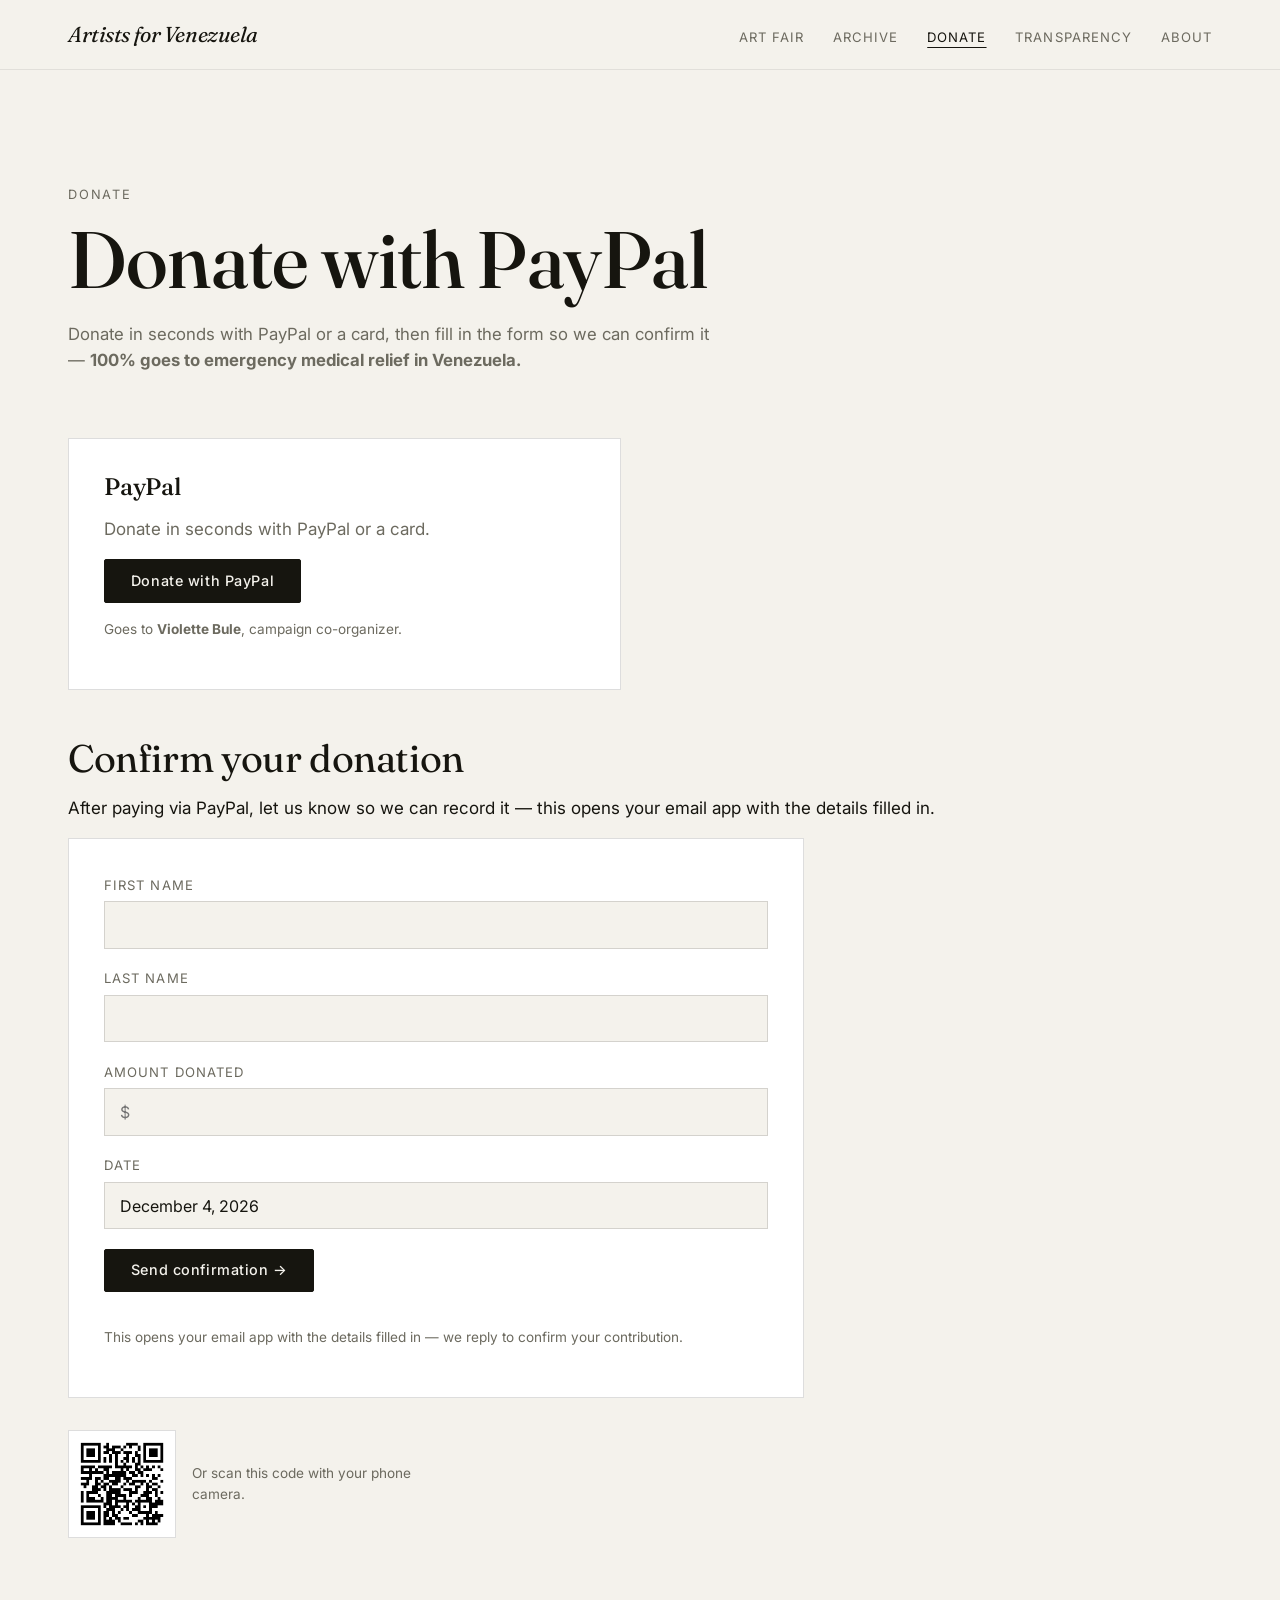
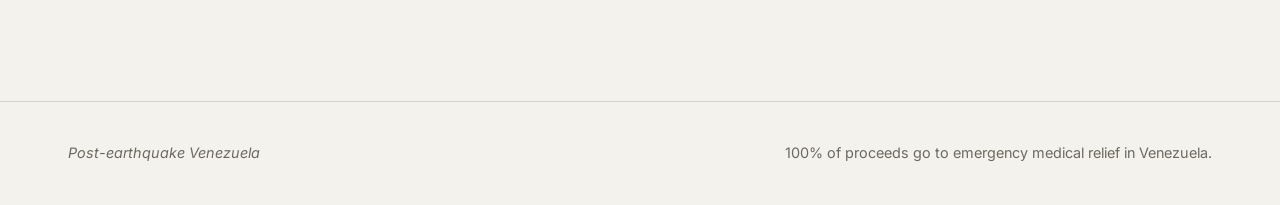
<file: donate-paypal.html>
<!DOCTYPE html>
<html lang="en">
<head>
  <meta charset="UTF-8" />
  <meta name="viewport" content="width=device-width, initial-scale=1.0" />
  <title>Donate with PayPal — Artists for Venezuela</title>
  <meta name="description" content="Donate via PayPal — Post-earthquake Venezuela relief fund." />
  <link rel="preconnect" href="https://fonts.googleapis.com" />
  <link rel="preconnect" href="https://fonts.gstatic.com" crossorigin />
  <link href="https://fonts.googleapis.com/css2?family=Fraunces:ital,opsz,wght@0,9..144,400;0,9..144,500;1,9..144,400&family=Inter:wght@400;500;600&display=swap" rel="stylesheet" />
  <link rel="stylesheet" href="css/styles.css" />
</head>
<body>
  <header class="site-header">
    <div class="site-header__inner">
      <a href="index.html" class="brand"><em>Artists for Venezuela</em></a>
      <button class="nav-toggle" id="navToggle" aria-label="Menu" aria-expanded="false">Menu</button>
      <nav class="site-nav" id="siteNav">
        <a href="art-fair.html">Art Fair</a>
        <a href="archive.html">Archive</a>
        <a href="donate.html" aria-current="page">Donate</a>
        <a href="transparency.html">Transparency</a>
        <a href="about.html">About</a>
      </nav>
    </div>
  </header>

  <main>
    <div class="page-head">
      <p class="eyebrow">Donate</p>
      <h1>Donate with PayPal</h1>
      <p>Donate in seconds with PayPal or a card, then fill in the form so we can confirm it — <strong>100% goes to emergency medical relief in Venezuela.</strong></p>
    </div>

    <div class="page-body">
      <div class="split" style="margin-bottom:3rem;">
        <div class="card">
          <h3>PayPal</h3>
          <p>Donate in seconds with PayPal or a card.</p>
          <a class="btn" href="https://www.paypal.com/qrcodes/p2pqrc/Q8B4KWSMA68EL" target="_blank" rel="noopener">Donate with PayPal</a>
          <p class="note">Goes to <strong>Violette Bule</strong>, campaign co-organizer.</p>
        </div>
      </div>

      <h2 class="display" style="font-size:clamp(1.6rem,4vw,2.4rem); margin:0 0 .6rem;">Confirm your donation</h2>
      <p class="section-note">After paying via PayPal, let us know so we can record it — this opens your email app with the details filled in.</p>

      <form id="donateForm" class="buy-form card" data-method="PayPal">
        <div class="buy-form__row">
          <label for="zfFirstName">First name</label>
          <input type="text" id="zfFirstName" name="firstName" required />
        </div>
        <div class="buy-form__row">
          <label for="zfLastName">Last name</label>
          <input type="text" id="zfLastName" name="lastName" required />
        </div>
        <div class="buy-form__row">
          <label for="zfAmount">Amount donated</label>
          <input type="text" id="zfAmount" name="amount" placeholder="$" required />
        </div>
        <div class="buy-form__row">
          <label for="zfDate">Date</label>
          <input type="text" id="zfDate" name="date" readonly />
        </div>
        <button type="submit" class="btn">Send confirmation →</button>
        <p class="note">This opens your email app with the details filled in — we reply to confirm your contribution.</p>
      </form>

      <div class="qr-box" style="margin-top:2rem; max-width:22rem;">
        <img src="assets/donate-paypal-qr.png" alt="QR code to donate via PayPal to Violette Bule" loading="lazy" />
        <span class="qr-box__hint">Or scan this code with your phone camera.</span>
      </div>
    </div>
  </main>

  <footer class="site-footer">
    <div class="site-footer__inner">
      <span><em>Post-earthquake Venezuela</em></span>
      <span>100% of proceeds go to emergency medical relief in Venezuela.</span>
    </div>
  </footer>
  <script src="js/main.js"></script>
</body>
</html>
</file>
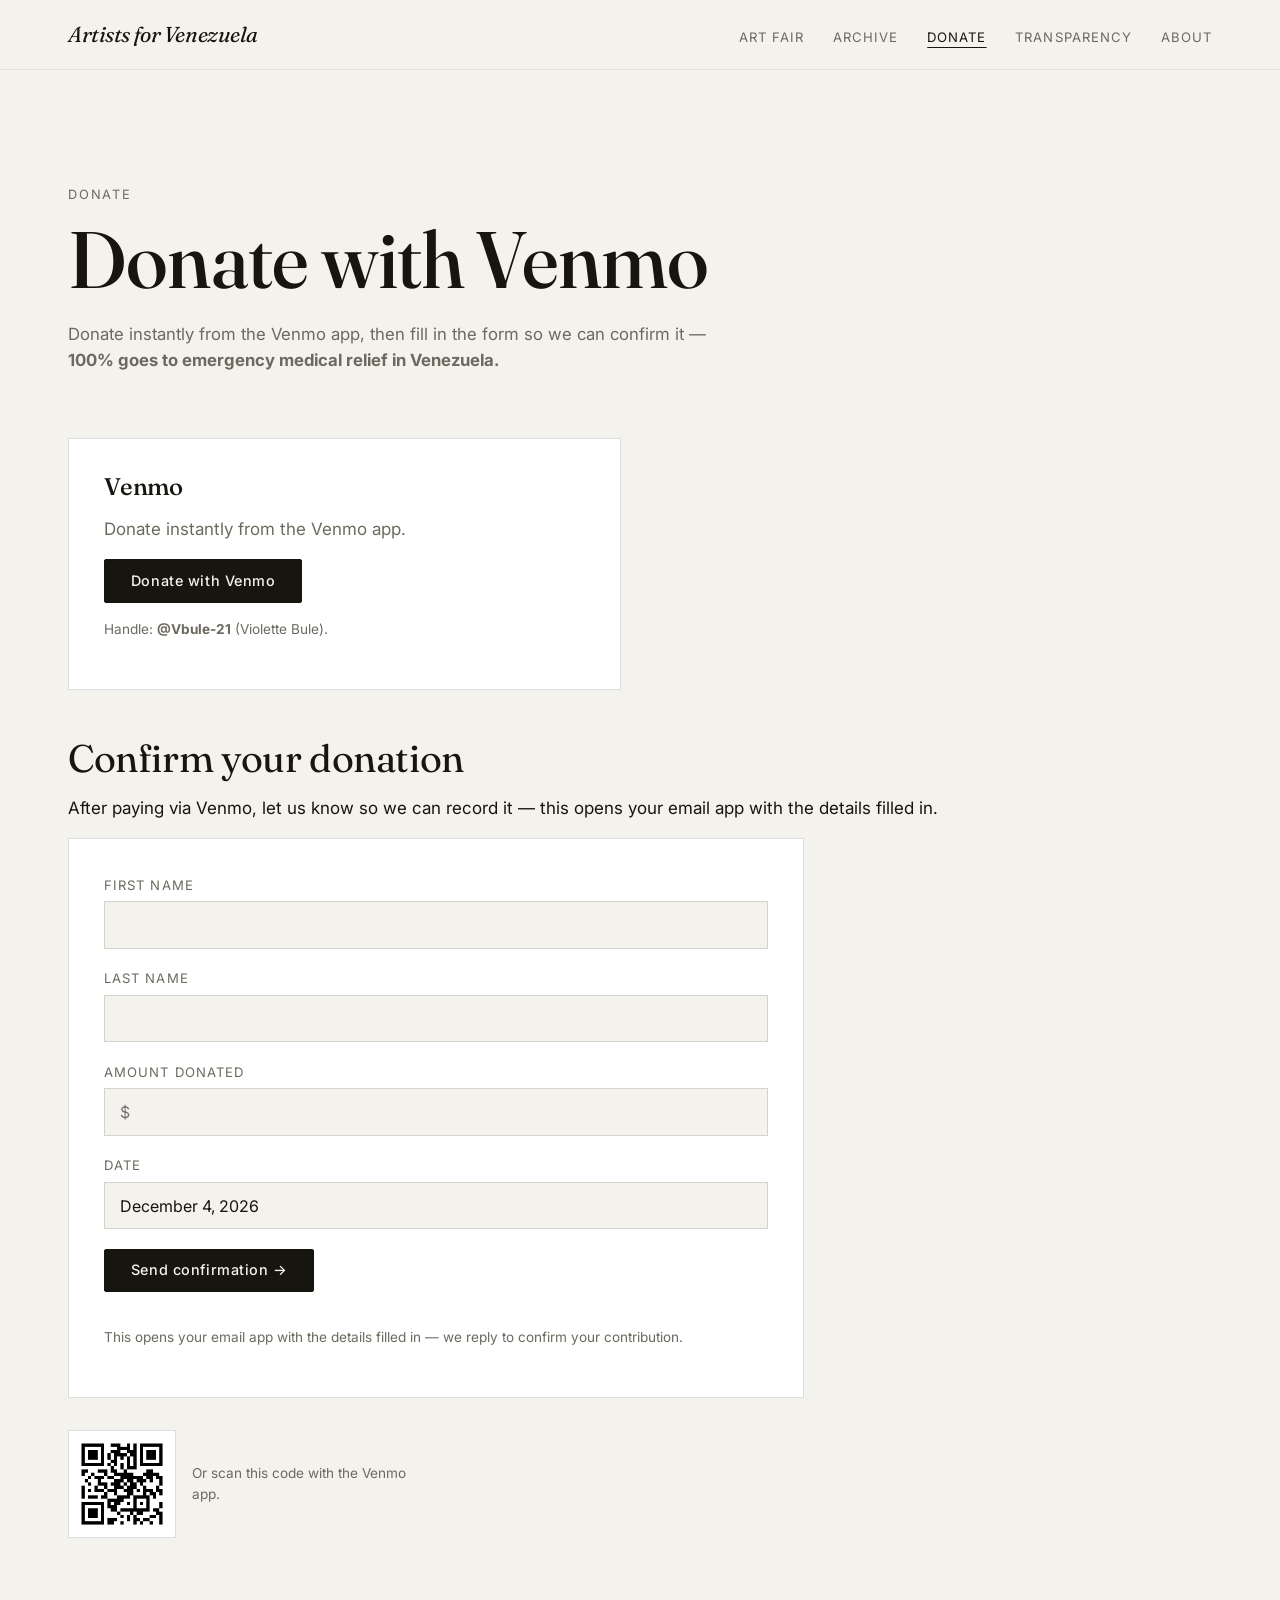
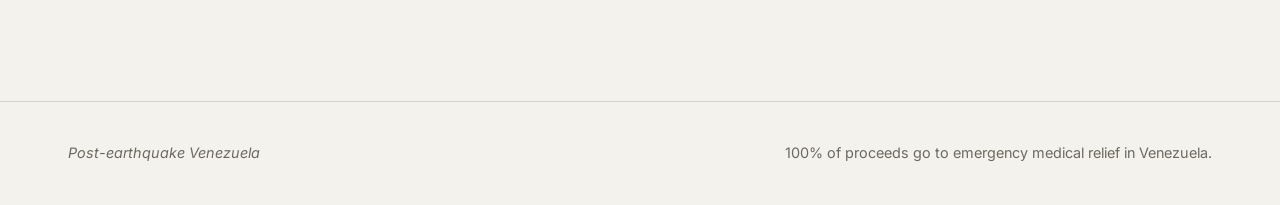
<file: donate-venmo.html>
<!DOCTYPE html>
<html lang="en">
<head>
  <meta charset="UTF-8" />
  <meta name="viewport" content="width=device-width, initial-scale=1.0" />
  <title>Donate with Venmo — Artists for Venezuela</title>
  <meta name="description" content="Donate via Venmo — Post-earthquake Venezuela relief fund." />
  <link rel="preconnect" href="https://fonts.googleapis.com" />
  <link rel="preconnect" href="https://fonts.gstatic.com" crossorigin />
  <link href="https://fonts.googleapis.com/css2?family=Fraunces:ital,opsz,wght@0,9..144,400;0,9..144,500;1,9..144,400&family=Inter:wght@400;500;600&display=swap" rel="stylesheet" />
  <link rel="stylesheet" href="css/styles.css" />
</head>
<body>
  <header class="site-header">
    <div class="site-header__inner">
      <a href="index.html" class="brand"><em>Artists for Venezuela</em></a>
      <button class="nav-toggle" id="navToggle" aria-label="Menu" aria-expanded="false">Menu</button>
      <nav class="site-nav" id="siteNav">
        <a href="art-fair.html">Art Fair</a>
        <a href="archive.html">Archive</a>
        <a href="donate.html" aria-current="page">Donate</a>
        <a href="transparency.html">Transparency</a>
        <a href="about.html">About</a>
      </nav>
    </div>
  </header>

  <main>
    <div class="page-head">
      <p class="eyebrow">Donate</p>
      <h1>Donate with Venmo</h1>
      <p>Donate instantly from the Venmo app, then fill in the form so we can confirm it — <strong>100% goes to emergency medical relief in Venezuela.</strong></p>
    </div>

    <div class="page-body">
      <div class="split" style="margin-bottom:3rem;">
        <div class="card">
          <h3>Venmo</h3>
          <p>Donate instantly from the Venmo app.</p>
          <a class="btn" href="https://venmo.com/u/Vbule-21" target="_blank" rel="noopener">Donate with Venmo</a>
          <p class="note">Handle: <strong>@Vbule-21</strong> (Violette Bule).</p>
        </div>
      </div>

      <h2 class="display" style="font-size:clamp(1.6rem,4vw,2.4rem); margin:0 0 .6rem;">Confirm your donation</h2>
      <p class="section-note">After paying via Venmo, let us know so we can record it — this opens your email app with the details filled in.</p>

      <form id="donateForm" class="buy-form card" data-method="Venmo">
        <div class="buy-form__row">
          <label for="zfFirstName">First name</label>
          <input type="text" id="zfFirstName" name="firstName" required />
        </div>
        <div class="buy-form__row">
          <label for="zfLastName">Last name</label>
          <input type="text" id="zfLastName" name="lastName" required />
        </div>
        <div class="buy-form__row">
          <label for="zfAmount">Amount donated</label>
          <input type="text" id="zfAmount" name="amount" placeholder="$" required />
        </div>
        <div class="buy-form__row">
          <label for="zfDate">Date</label>
          <input type="text" id="zfDate" name="date" readonly />
        </div>
        <button type="submit" class="btn">Send confirmation →</button>
        <p class="note">This opens your email app with the details filled in — we reply to confirm your contribution.</p>
      </form>

      <div class="qr-box" style="margin-top:2rem; max-width:22rem;">
        <img src="assets/donate-venmo-qr.png" alt="QR code to donate via Venmo to @Vbule-21" loading="lazy" />
        <span class="qr-box__hint">Or scan this code with the Venmo app.</span>
      </div>
    </div>
  </main>

  <footer class="site-footer">
    <div class="site-footer__inner">
      <span><em>Post-earthquake Venezuela</em></span>
      <span>100% of proceeds go to emergency medical relief in Venezuela.</span>
    </div>
  </footer>
  <script src="js/main.js"></script>
</body>
</html>
</file>
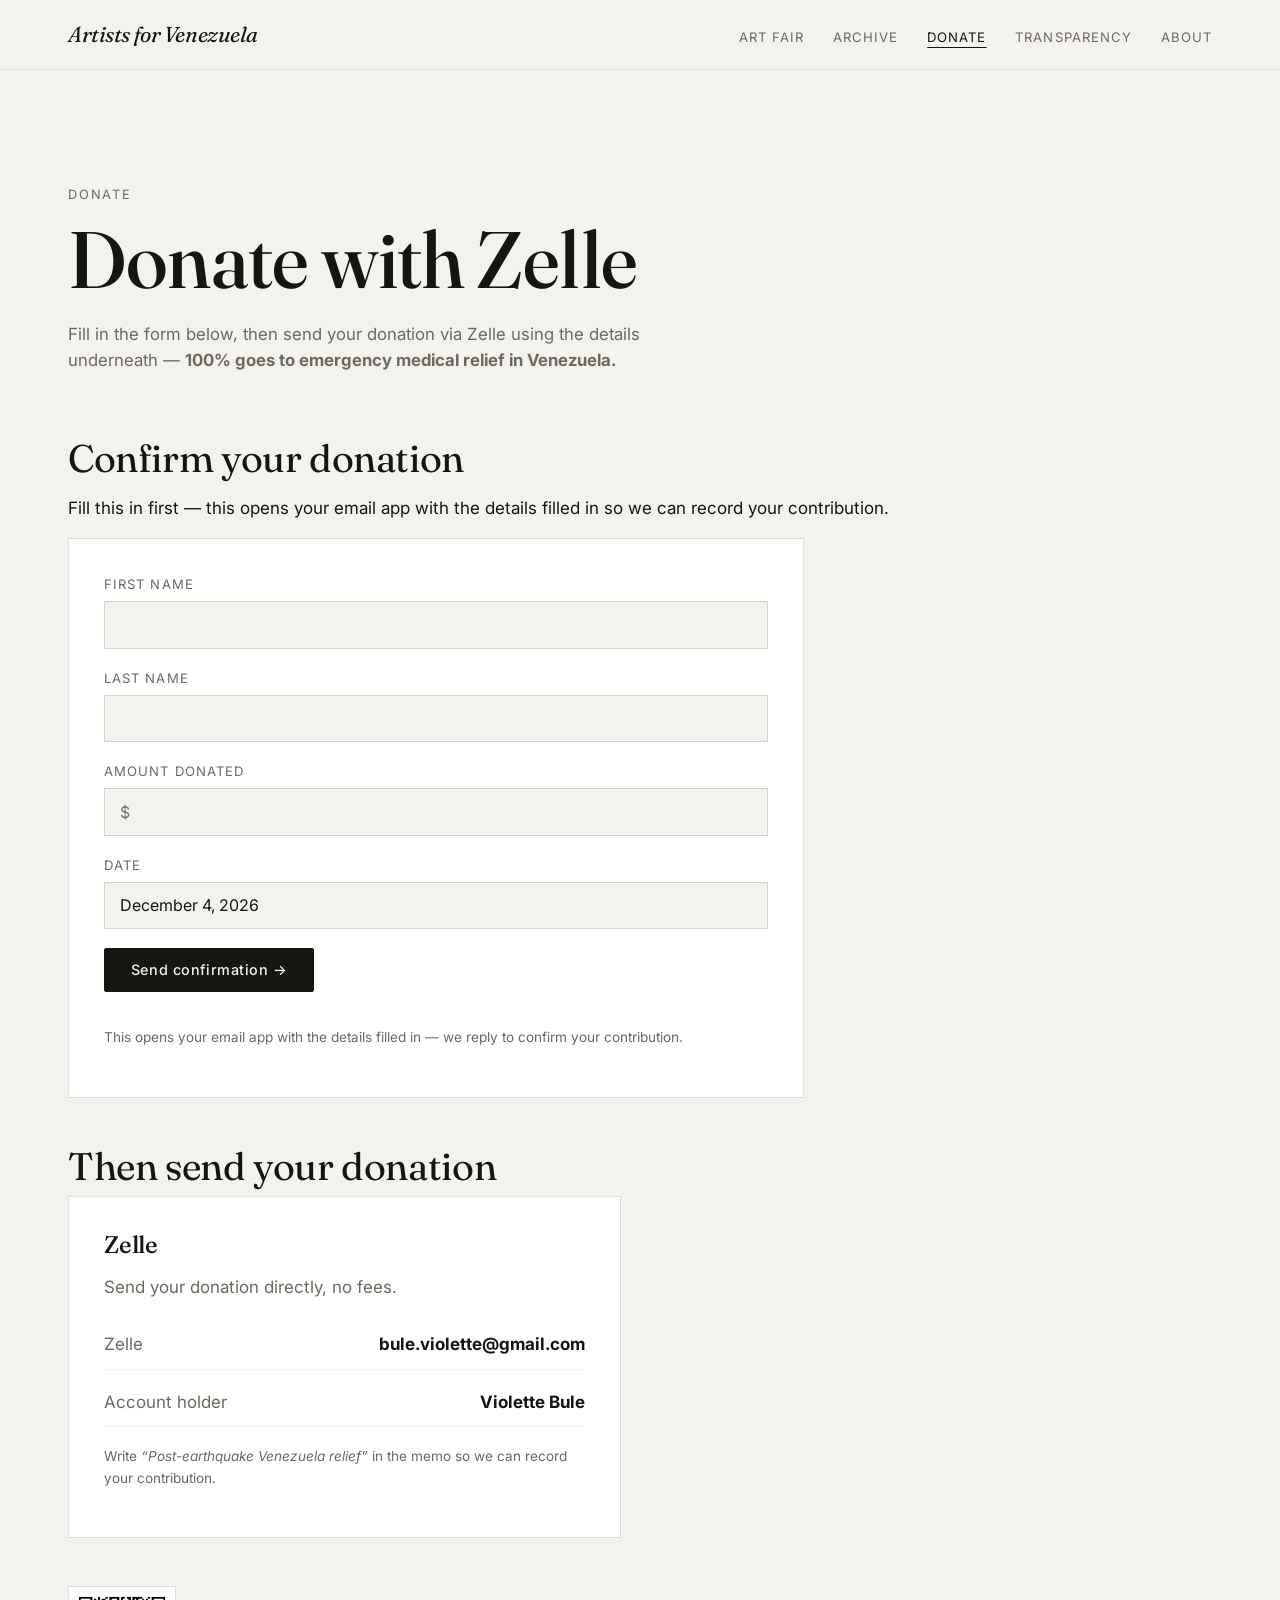
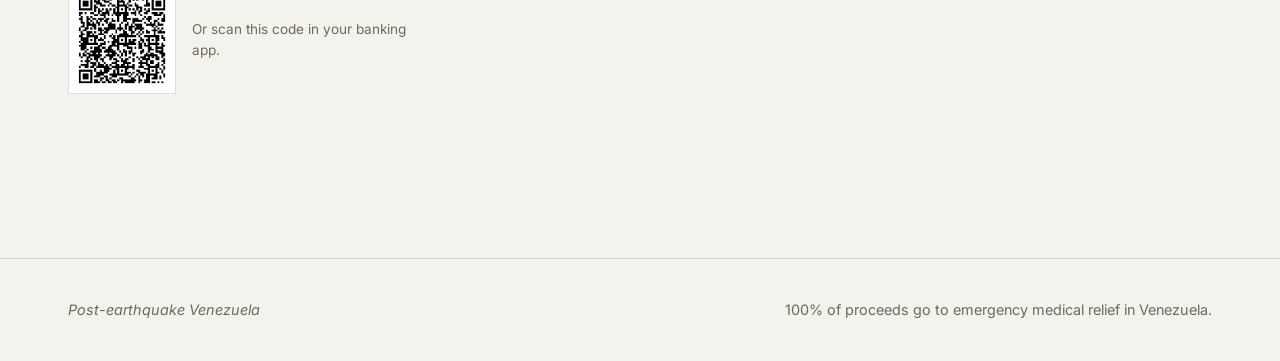
<file: donate-zelle.html>
<!DOCTYPE html>
<html lang="en">
<head>
  <meta charset="UTF-8" />
  <meta name="viewport" content="width=device-width, initial-scale=1.0" />
  <title>Donate with Zelle — Artists for Venezuela</title>
  <meta name="description" content="Donate via Zelle — Post-earthquake Venezuela relief fund." />
  <link rel="preconnect" href="https://fonts.googleapis.com" />
  <link rel="preconnect" href="https://fonts.gstatic.com" crossorigin />
  <link href="https://fonts.googleapis.com/css2?family=Fraunces:ital,opsz,wght@0,9..144,400;0,9..144,500;1,9..144,400&family=Inter:wght@400;500;600&display=swap" rel="stylesheet" />
  <link rel="stylesheet" href="css/styles.css" />
</head>
<body>
  <header class="site-header">
    <div class="site-header__inner">
      <a href="index.html" class="brand"><em>Artists for Venezuela</em></a>
      <button class="nav-toggle" id="navToggle" aria-label="Menu" aria-expanded="false">Menu</button>
      <nav class="site-nav" id="siteNav">
        <a href="art-fair.html">Art Fair</a>
        <a href="archive.html">Archive</a>
        <a href="donate.html" aria-current="page">Donate</a>
        <a href="transparency.html">Transparency</a>
        <a href="about.html">About</a>
      </nav>
    </div>
  </header>

  <main>
    <div class="page-head">
      <p class="eyebrow">Donate</p>
      <h1>Donate with Zelle</h1>
      <p>Fill in the form below, then send your donation via Zelle using the details underneath — <strong>100% goes to emergency medical relief in Venezuela.</strong></p>
    </div>

    <div class="page-body">
      <h2 class="display" style="font-size:clamp(1.6rem,4vw,2.4rem); margin:0 0 .6rem;">Confirm your donation</h2>
      <p class="section-note">Fill this in first — this opens your email app with the details filled in so we can record your contribution.</p>

      <form id="donateForm" class="buy-form card" data-method="Zelle">
        <div class="buy-form__row">
          <label for="zfFirstName">First name</label>
          <input type="text" id="zfFirstName" name="firstName" required />
        </div>
        <div class="buy-form__row">
          <label for="zfLastName">Last name</label>
          <input type="text" id="zfLastName" name="lastName" required />
        </div>
        <div class="buy-form__row">
          <label for="zfAmount">Amount donated</label>
          <input type="text" id="zfAmount" name="amount" placeholder="$" required />
        </div>
        <div class="buy-form__row">
          <label for="zfDate">Date</label>
          <input type="text" id="zfDate" name="date" readonly />
        </div>
        <button type="submit" class="btn">Send confirmation →</button>
        <p class="note">This opens your email app with the details filled in — we reply to confirm your contribution.</p>
      </form>

      <h2 class="display" style="font-size:clamp(1.6rem,4vw,2.4rem); margin:3rem 0 .6rem;">Then send your donation</h2>
      <div class="split" style="margin-bottom:3rem;">
        <div class="card">
          <h3>Zelle</h3>
          <p>Send your donation directly, no fees.</p>
          <ul class="data-list">
            <li><span>Zelle</span><strong id="zelleEmail">bule.violette@gmail.com</strong></li>
            <li><span>Account holder</span><strong>Violette Bule</strong></li>
          </ul>
          <p class="note">Write <em>“Post-earthquake Venezuela relief”</em> in the memo so we can record your contribution.</p>
        </div>
      </div>

      <div class="qr-box" style="max-width:22rem;">
        <img src="assets/donate-zelle-qr.png" alt="QR code to donate via Zelle to Violette Bule" loading="lazy" />
        <span class="qr-box__hint">Or scan this code in your banking app.</span>
      </div>
    </div>
  </main>

  <footer class="site-footer">
    <div class="site-footer__inner">
      <span><em>Post-earthquake Venezuela</em></span>
      <span>100% of proceeds go to emergency medical relief in Venezuela.</span>
    </div>
  </footer>
  <script src="js/main.js"></script>
</body>
</html>
</file>
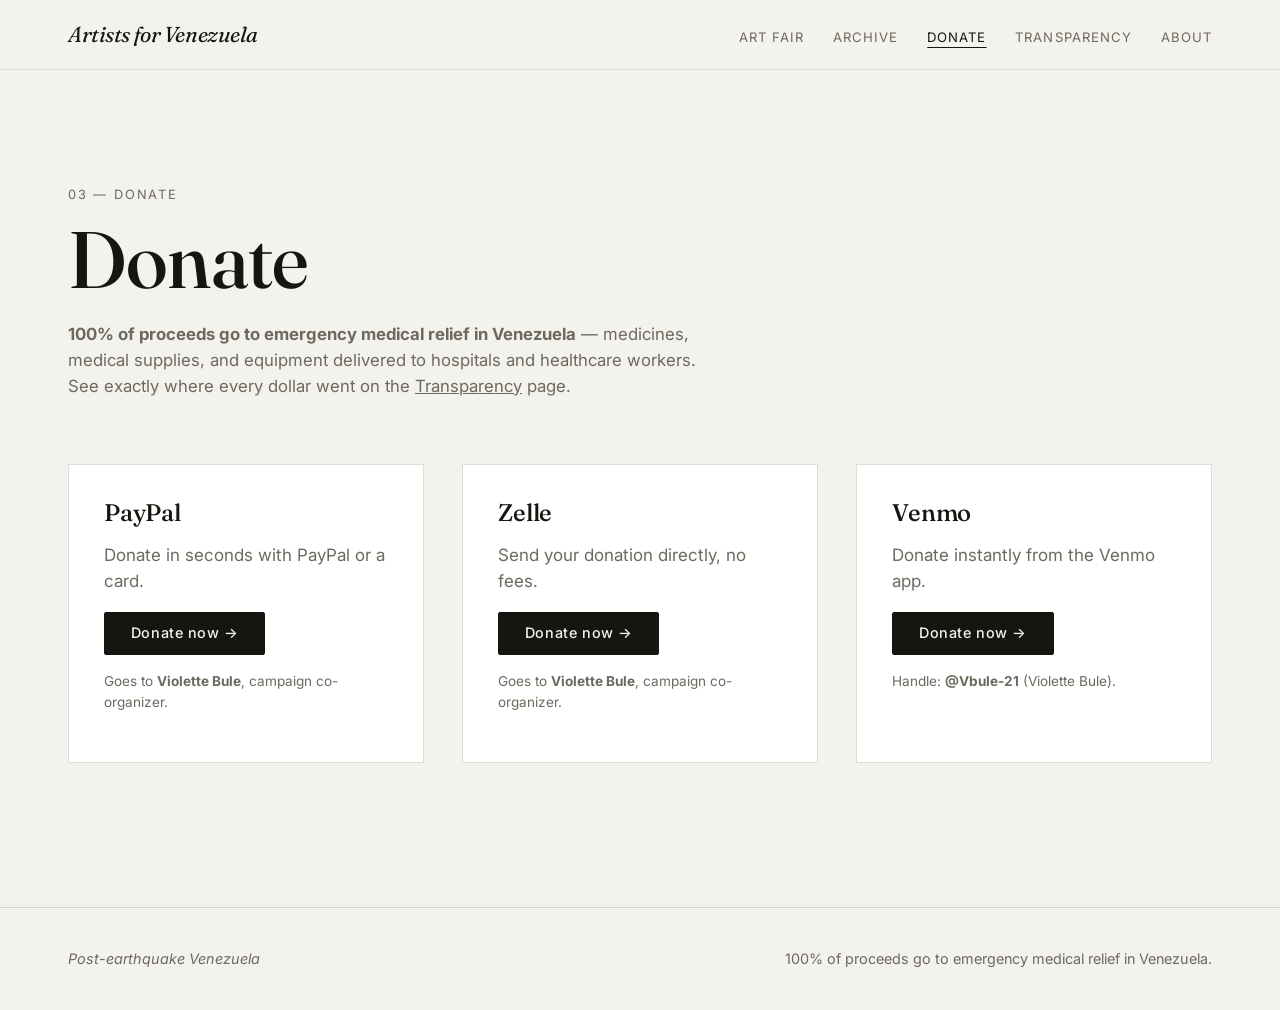
<file: donate.html>
<!DOCTYPE html>
<html lang="en">
<head>
  <meta charset="UTF-8" />
  <meta name="viewport" content="width=device-width, initial-scale=1.0" />
  <title>Donate — Artists for Venezuela</title>
  <link rel="preconnect" href="https://fonts.googleapis.com" />
  <link rel="preconnect" href="https://fonts.gstatic.com" crossorigin />
  <link href="https://fonts.googleapis.com/css2?family=Fraunces:ital,opsz,wght@0,9..144,400;0,9..144,500;1,9..144,400&family=Inter:wght@400;500;600&display=swap" rel="stylesheet" />
  <link rel="stylesheet" href="css/styles.css" />
</head>
<body>
  <header class="site-header">
    <div class="site-header__inner">
      <a href="index.html" class="brand"><em>Artists for Venezuela</em></a>
      <button class="nav-toggle" id="navToggle" aria-label="Menu" aria-expanded="false">Menu</button>
      <nav class="site-nav" id="siteNav">
        <a href="art-fair.html">Art Fair</a>
        <a href="archive.html">Archive</a>
        <a href="donate.html" aria-current="page">Donate</a>
        <a href="transparency.html">Transparency</a>
        <a href="about.html">About</a>
      </nav>
    </div>
  </header>

  <main>
    <div class="page-head">
      <p class="eyebrow">03 — Donate</p>
      <h1>Donate</h1>
      <p><strong>100% of proceeds go to emergency medical relief in Venezuela</strong> — medicines, medical supplies, and equipment delivered to hospitals and healthcare workers. See exactly where every dollar went on the <a href="transparency.html"><u>Transparency</u></a> page.</p>
    </div>

    <div class="page-body">
      <!-- ===== Donate ===== -->
      <div class="split split--3">
        <div class="card">
          <h3>PayPal</h3>
          <p>Donate in seconds with PayPal or a card.</p>
          <a class="btn" href="donate-paypal.html">Donate now →</a>
          <p class="note">Goes to <strong>Violette Bule</strong>, campaign co-organizer.</p>
        </div>
        <div class="card">
          <h3>Zelle</h3>
          <p>Send your donation directly, no fees.</p>
          <a class="btn" href="donate-zelle.html">Donate now →</a>
          <p class="note">Goes to <strong>Violette Bule</strong>, campaign co-organizer.</p>
        </div>
        <div class="card">
          <h3>Venmo</h3>
          <p>Donate instantly from the Venmo app.</p>
          <a class="btn" href="donate-venmo.html">Donate now →</a>
          <p class="note">Handle: <strong>@Vbule-21</strong> (Violette Bule).</p>
        </div>
      </div>
    </div>
  </main>

  <footer class="site-footer">
    <div class="site-footer__inner">
      <span><em>Post-earthquake Venezuela</em></span>
      <span>100% of proceeds go to emergency medical relief in Venezuela.</span>
    </div>
  </footer>
  <script src="js/main.js"></script>
</body>
</html>
</file>
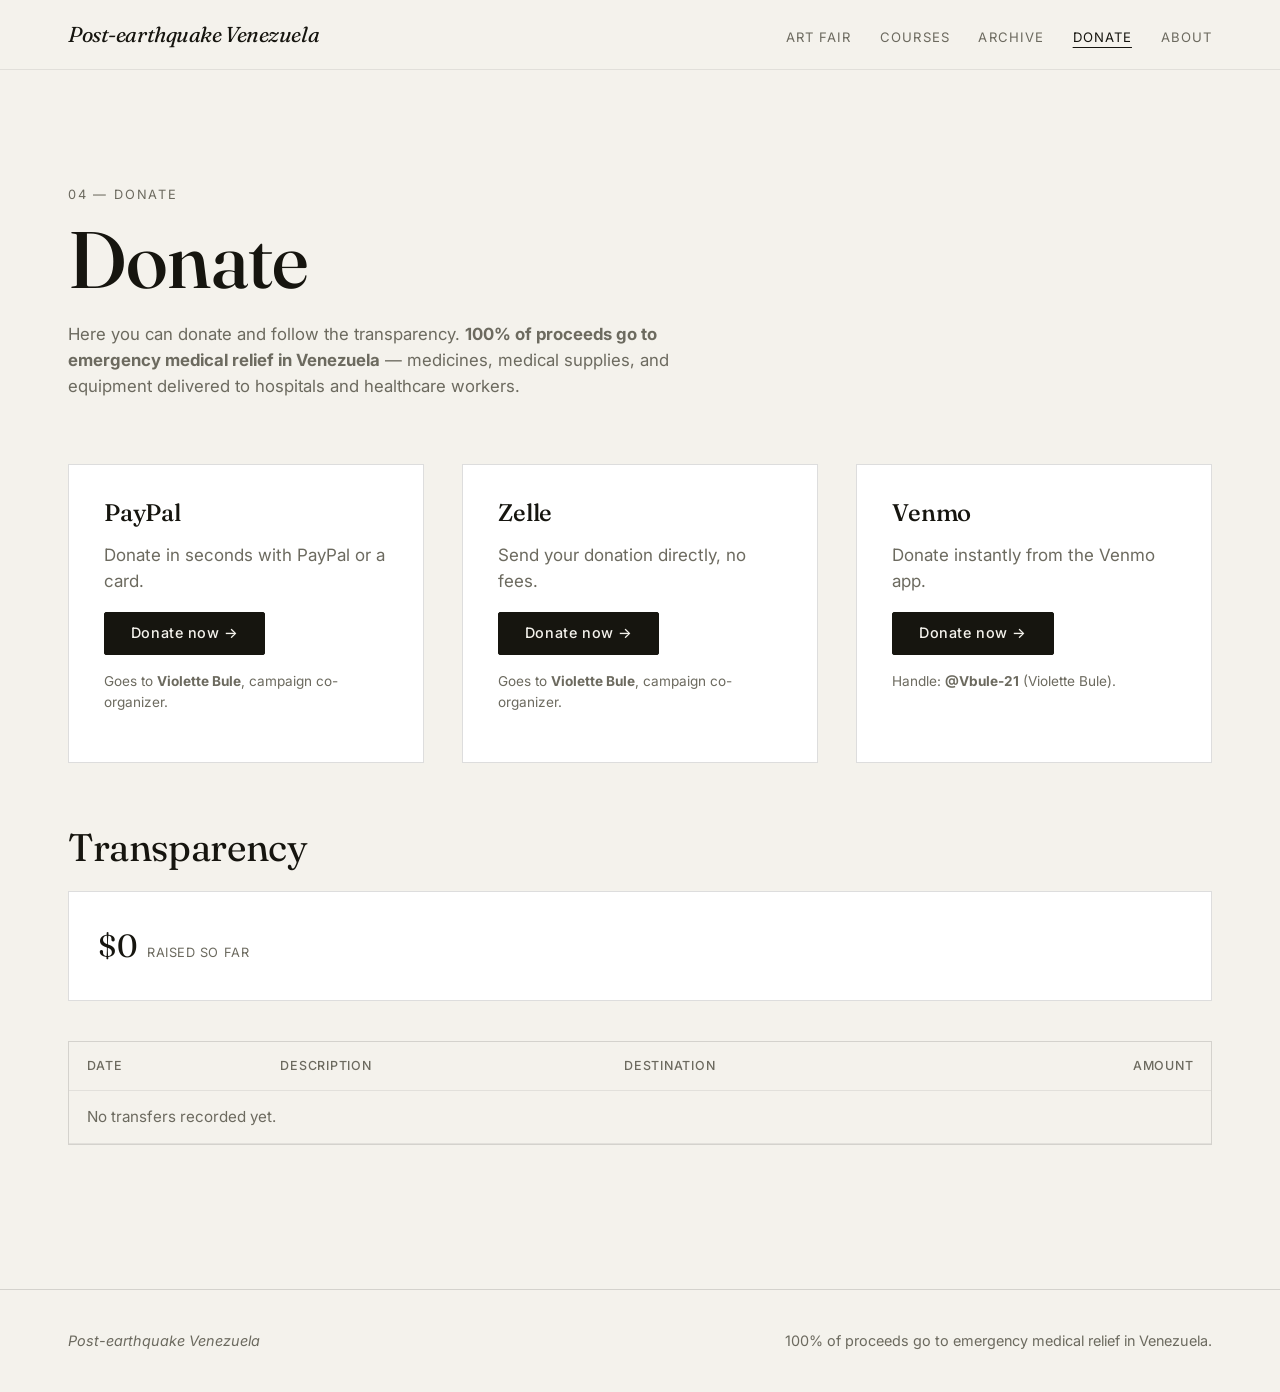
<file: polyrithm.html>
<!DOCTYPE html>
<html lang="en">
<head>
  <meta charset="UTF-8" />
  <meta name="viewport" content="width=device-width, initial-scale=1.0" />
  <title>Donate — Post-earthquake Venezuela</title>
  <link rel="preconnect" href="https://fonts.googleapis.com" />
  <link rel="preconnect" href="https://fonts.gstatic.com" crossorigin />
  <link href="https://fonts.googleapis.com/css2?family=Fraunces:ital,opsz,wght@0,9..144,400;0,9..144,500;1,9..144,400&family=Inter:wght@400;500;600&display=swap" rel="stylesheet" />
  <link rel="stylesheet" href="css/styles.css" />
</head>
<body>
  <header class="site-header">
    <div class="site-header__inner">
      <a href="index.html" class="brand"><em>Post-earthquake Venezuela</em></a>
      <button class="nav-toggle" id="navToggle" aria-label="Menu" aria-expanded="false">Menu</button>
      <nav class="site-nav" id="siteNav">
        <a href="art-fair.html">Art Fair</a>
        <a href="courses.html">Courses</a>
        <a href="archive.html">Archive</a>
        <a href="polyrithm.html" aria-current="page">Donate</a>
        <a href="about.html">About</a>
      </nav>
    </div>
  </header>

  <main>
    <div class="page-head">
      <p class="eyebrow">04 — Donate</p>
      <h1>Donate</h1>
      <p>Here you can donate and follow the transparency. <strong>100% of proceeds go to emergency medical relief in Venezuela</strong> — medicines, medical supplies, and equipment delivered to hospitals and healthcare workers.</p>
    </div>

    <div class="page-body">
      <!-- ===== Donate ===== -->
      <div class="split split--3" style="margin-bottom: 4rem;">
        <div class="card">
          <h3>PayPal</h3>
          <p>Donate in seconds with PayPal or a card.</p>
          <a class="btn" href="donate-paypal.html">Donate now →</a>
          <p class="note">Goes to <strong>Violette Bule</strong>, campaign co-organizer.</p>
        </div>
        <div class="card">
          <h3>Zelle</h3>
          <p>Send your donation directly, no fees.</p>
          <a class="btn" href="donate-zelle.html">Donate now →</a>
          <p class="note">Goes to <strong>Violette Bule</strong>, campaign co-organizer.</p>
        </div>
        <div class="card">
          <h3>Venmo</h3>
          <p>Donate instantly from the Venmo app.</p>
          <a class="btn" href="donate-venmo.html">Donate now →</a>
          <p class="note">Handle: <strong>@Vbule-21</strong> (Violette Bule).</p>
        </div>
      </div>

      <!-- ===== Transparency ===== -->
      <h2 class="display" style="font-size:clamp(1.6rem,4vw,2.4rem); margin-bottom:1.5rem;">Transparency</h2>
      <div class="progress" id="progress">
        <div class="progress__row">
          <span class="progress__raised" id="progressRaised">—</span>
          <span class="progress__label">raised so far</span>
        </div>
      </div>

      <div class="table-wrap">
        <table class="ledger" id="ledger">
          <thead>
            <tr><th>Date</th><th>Description</th><th>Destination</th><th class="num">Amount</th></tr>
          </thead>
          <tbody id="ledgerBody">
            <tr><td colspan="4" class="muted">Loading data…</td></tr>
          </tbody>
        </table>
      </div>
    </div>
  </main>

  <footer class="site-footer">
    <div class="site-footer__inner">
      <span><em>Post-earthquake Venezuela</em></span>
      <span>100% of proceeds go to emergency medical relief in Venezuela.</span>
    </div>
  </footer>
  <script src="js/main.js"></script>
</body>
</html>
</file>
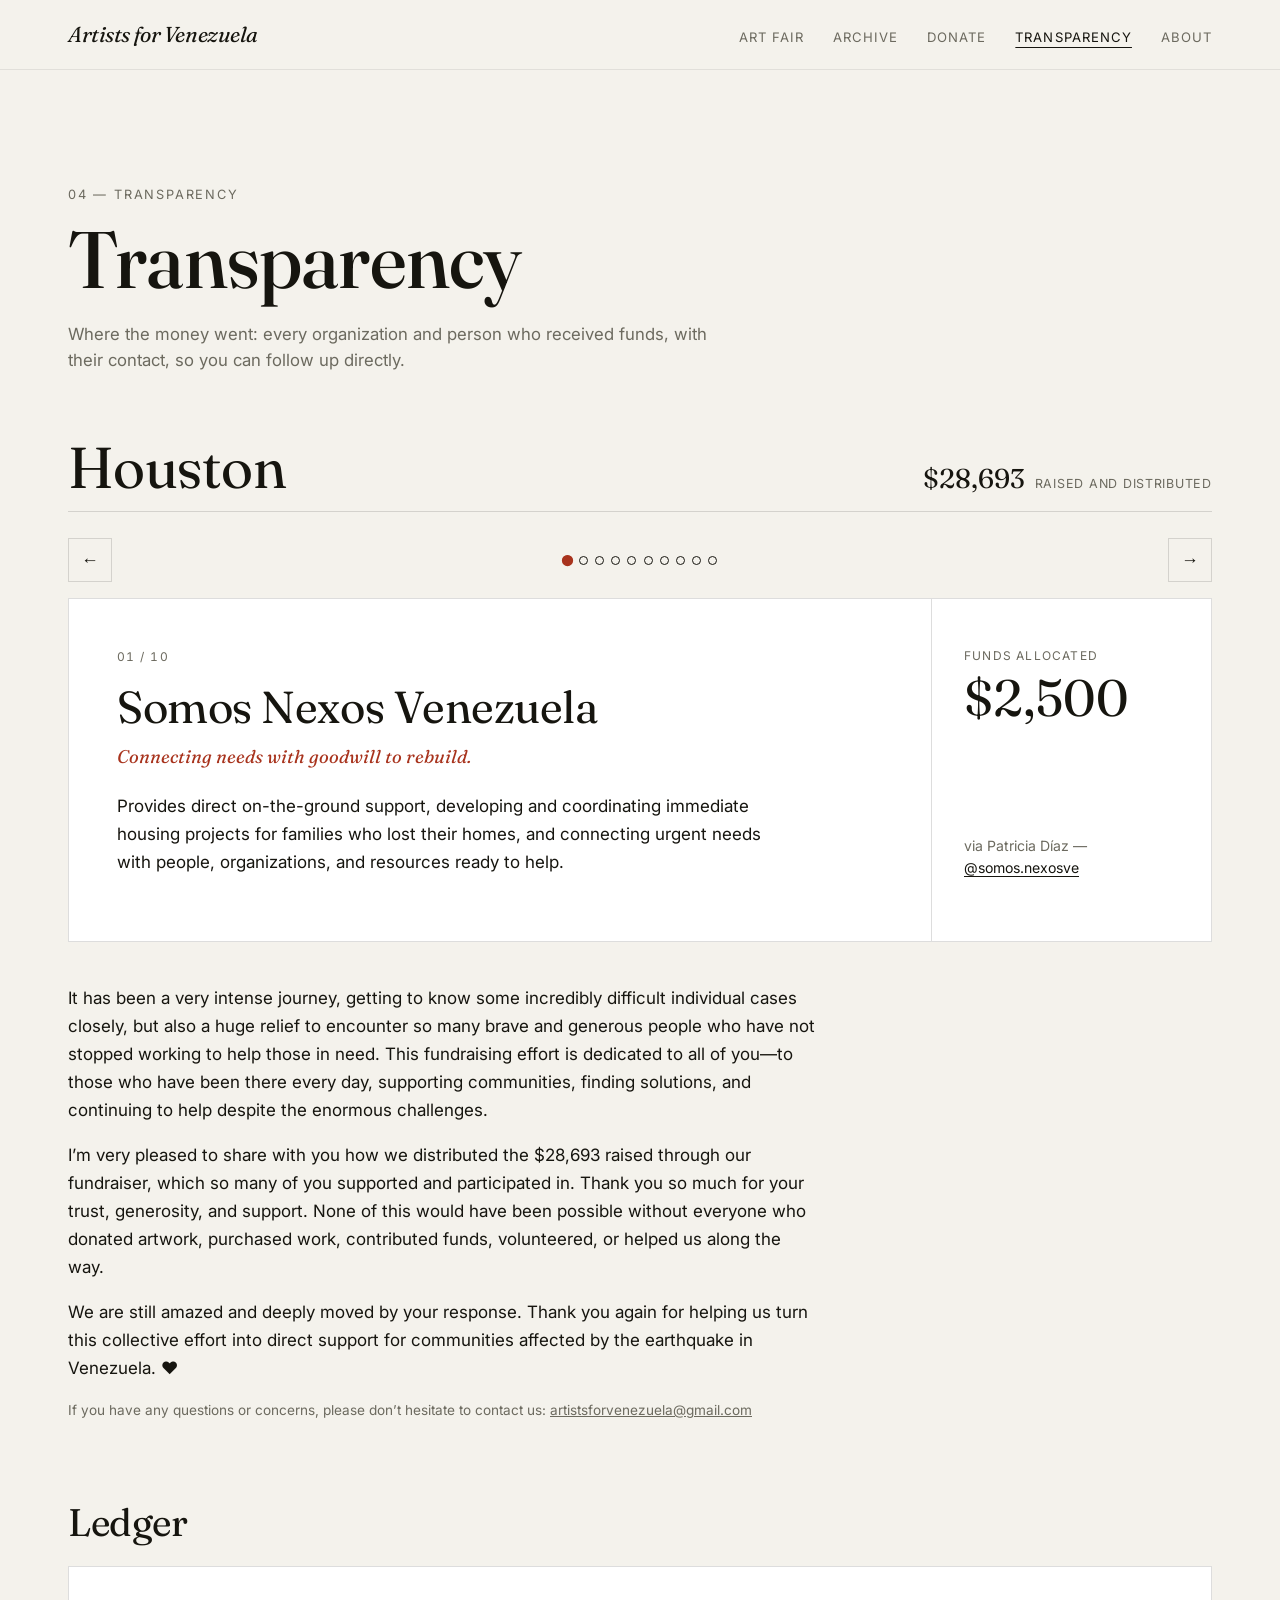
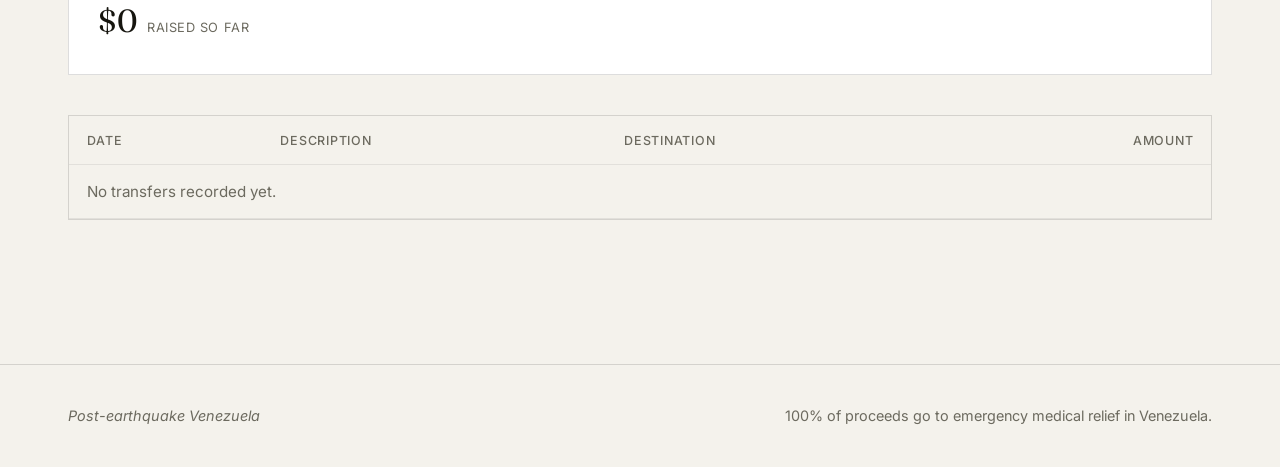
<file: transparency.html>
<!DOCTYPE html>
<html lang="en">
<head>
  <meta charset="UTF-8" />
  <meta name="viewport" content="width=device-width, initial-scale=1.0" />
  <title>Transparency — Artists for Venezuela</title>
  <link rel="preconnect" href="https://fonts.googleapis.com" />
  <link rel="preconnect" href="https://fonts.gstatic.com" crossorigin />
  <link href="https://fonts.googleapis.com/css2?family=Fraunces:ital,opsz,wght@0,9..144,400;0,9..144,500;1,9..144,400&family=Inter:wght@400;500;600&display=swap" rel="stylesheet" />
  <link rel="stylesheet" href="css/styles.css" />
</head>
<body>
  <header class="site-header">
    <div class="site-header__inner">
      <a href="index.html" class="brand"><em>Artists for Venezuela</em></a>
      <button class="nav-toggle" id="navToggle" aria-label="Menu" aria-expanded="false">Menu</button>
      <nav class="site-nav" id="siteNav">
        <a href="art-fair.html">Art Fair</a>
        <a href="archive.html">Archive</a>
        <a href="donate.html">Donate</a>
        <a href="transparency.html" aria-current="page">Transparency</a>
        <a href="about.html">About</a>
      </nav>
    </div>
  </header>

  <main>
    <div class="page-head">
      <p class="eyebrow">04 — Transparency</p>
      <h1>Transparency</h1>
      <p>Where the money went: every organization and person who received funds, with their contact, so you can follow up directly.</p>
    </div>

    <div class="page-body">
      <!-- ===== Houston ===== -->
      <section class="houston" aria-labelledby="houstonTitle">
        <div class="houston__head">
          <h2 class="display houston__title" id="houstonTitle">Houston</h2>
          <p class="houston__total"><span class="display">$28,693</span> raised and distributed</p>
        </div>

        <div class="slideshow" id="slideshow" aria-roledescription="carousel" aria-label="How the Houston funds were distributed">
          <div class="slideshow__controls">
            <button class="slideshow__arrow" id="slidePrev" aria-label="Previous slide">←</button>
            <div class="slideshow__dots">
              <button class="slideshow__dot is-active" aria-label="Go to slide 1" aria-current="true"></button>
              <button class="slideshow__dot" aria-label="Go to slide 2"></button>
              <button class="slideshow__dot" aria-label="Go to slide 3"></button>
              <button class="slideshow__dot" aria-label="Go to slide 4"></button>
              <button class="slideshow__dot" aria-label="Go to slide 5"></button>
              <button class="slideshow__dot" aria-label="Go to slide 6"></button>
              <button class="slideshow__dot" aria-label="Go to slide 7"></button>
              <button class="slideshow__dot" aria-label="Go to slide 8"></button>
              <button class="slideshow__dot" aria-label="Go to slide 9"></button>
              <button class="slideshow__dot" aria-label="Go to slide 10"></button>
            </div>
            <button class="slideshow__arrow" id="slideNext" aria-label="Next slide">→</button>
          </div>
          <div class="slideshow__track" id="slideTrack">
            <article class="slide is-active" role="group" aria-roledescription="slide" aria-label="1 of 10">
              <div class="slide__main">
                <p class="slide__num">01 / 10</p>
                <h3 class="slide__title display">Somos Nexos Venezuela</h3>
                <p class="slide__tag">Connecting needs with goodwill to rebuild.</p>
                <p>Provides direct on-the-ground support, developing and coordinating immediate housing projects for families who lost their homes, and connecting urgent needs with people, organizations, and resources ready to help.</p>
              </div>
              <div class="slide__side">
                <span class="slide__label">Funds allocated</span>
                <span class="slide__amount display">$2,500</span>
                <p class="slide__via">via Patricia Díaz — <a href="https://instagram.com/somos.nexosve" target="_blank" rel="noopener">@somos.nexosve</a></p>
              </div>
            </article>
            <article class="slide" role="group" aria-roledescription="slide" aria-label="2 of 10" aria-hidden="true">
              <div class="slide__main">
                <p class="slide__num">02 / 10</p>
                <h3 class="slide__title display">GAVSA — San Antonio Volunteer Support Group</h3>
                <p class="slide__tag">Strengthening the community response in La Guaira.</p>
                <p>Luis Itanare has supported affected communities since the first week after the earthquake and is now organizing a formal volunteer network in San Antonio. The funds went toward the purchase of a pickup truck to transport supplies and essential goods, which will also be available to the other organizations supported by this fundraiser.</p>
                <p>Its usefulness will be reviewed after one year; if it is no longer needed, it will be sold and the proceeds distributed among three community assistance organizations in La Guaira.</p>
              </div>
              <div class="slide__side">
                <span class="slide__label">Funds allocated</span>
                <span class="slide__amount display">$8,000</span>
                <p class="slide__via">via <a href="https://instagram.com/marianameneses" target="_blank" rel="noopener">@marianameneses</a> CGraterol <a href="https://instagram.com/mpeach" target="_blank" rel="noopener">@mpeach</a> and <a href="https://instagram.com/kuiz" target="_blank" rel="noopener">@kuiz</a></p>
              </div>
            </article>
            <article class="slide" role="group" aria-roledescription="slide" aria-label="3 of 10" aria-hidden="true">
              <div class="slide__main">
                <p class="slide__num">03 / 10</p>
                <h3 class="slide__title display">CECODAP</h3>
                <p class="slide__tag">Protecting the rights and well-being of children and adolescents.</p>
                <p>Provides direct support and care to children and adolescents, strengthening their protection and well-being, especially in communities and families facing emergencies and vulnerability.</p>
              </div>
              <div class="slide__side">
                <span class="slide__label">Funds allocated</span>
                <span class="slide__amount display">$2,000</span>
                <p class="slide__via">via <a href="https://instagram.com/beatrizbellorinart" target="_blank" rel="noopener">@beatrizbellorinart</a> and Carlos Trapani — <a href="https://instagram.com/cecodap" target="_blank" rel="noopener">@cecodap</a></p>
              </div>
            </article>
            <article class="slide" role="group" aria-roledescription="slide" aria-label="4 of 10" aria-hidden="true">
              <div class="slide__main">
                <p class="slide__num">04 / 10</p>
                <h3 class="slide__title display">Fondo Resurge</h3>
                <p class="slide__tag">Helping entrepreneurs start over.</p>
                <p>Provides financial support to small business owners who lost their tools, equipment, or means of work in the earthquake, helping them restart their businesses, recover their income, and rebuild their livelihoods.</p>
              </div>
              <div class="slide__side">
                <span class="slide__label">Funds allocated</span>
                <span class="slide__amount display">$2,500</span>
                <p class="slide__via">via 3 Pasos — <a href="https://instagram.com/fondoresurge" target="_blank" rel="noopener">@fondoresurge</a></p>
              </div>
            </article>
            <article class="slide" role="group" aria-roledescription="slide" aria-label="5 of 10" aria-hidden="true">
              <div class="slide__main">
                <p class="slide__num">05 / 10</p>
                <h3 class="slide__title display">Agora Leaders</h3>
                <p class="slide__tag">Supporting the emotional recovery of children and families after the earthquake.</p>
                <p>Channels resources into psychological care and emotional support programs for children and families affected by the earthquake, working alongside local organizations to support their recovery and well-being.</p>
              </div>
              <div class="slide__side">
                <span class="slide__label">Funds allocated</span>
                <span class="slide__amount display">$2,400</span>
                <p class="slide__via">via <a href="https://instagram.com/beatrizbellorinart" target="_blank" rel="noopener">@beatrizbellorinart</a> <a href="https://instagram.com/agoravenezuela" target="_blank" rel="noopener">@agoravenezuela</a></p>
              </div>
            </article>
            <article class="slide" role="group" aria-roledescription="slide" aria-label="6 of 10" aria-hidden="true">
              <div class="slide__main">
                <p class="slide__num">06 / 10</p>
                <h3 class="slide__title display">FundaGato</h3>
                <p class="slide__tag">Protecting the most vulnerable animals.</p>
                <p>Provides shelter, food, and care for abandoned and vulnerable cats, and mobilizes resources to support the care and protection of animals affected by the earthquake.</p>
                <p class="slide__impact"><strong>Impact:</strong> 116 cats helped</p>
              </div>
              <div class="slide__side">
                <span class="slide__label">Funds allocated</span>
                <span class="slide__amount display">$1,177</span>
                <p class="slide__via">via Luis Castaldi — <a href="https://instagram.com/fundagato" target="_blank" rel="noopener">@fundagato</a></p>
              </div>
            </article>
            <article class="slide" role="group" aria-roledescription="slide" aria-label="7 of 10" aria-hidden="true">
              <div class="slide__main">
                <p class="slide__num">07 / 10</p>
                <h3 class="slide__title display">Mujeres en Escena</h3>
                <p class="slide__tag">Living and caring after the earthquake.</p>
                <p>Provides direct support to women, children, and families who lost their homes, distributing essential supplies and running art and well-being workshops for children and adolescents in shelters as spaces for support and emotional recovery.</p>
                <p class="slide__impact"><strong>Impact:</strong> 310 children received meals during the workshops, and 310 backpacks with personal hygiene kits were delivered.</p>
              </div>
              <div class="slide__side">
                <span class="slide__label">Funds allocated</span>
                <span class="slide__amount display">$2,746</span>
                <p class="slide__via">via Paula — <a href="https://instagram.com/mujeresenescena.ve" target="_blank" rel="noopener">@mujeresenescena.ve</a></p>
              </div>
            </article>
            <article class="slide" role="group" aria-roledescription="slide" aria-label="8 of 10" aria-hidden="true">
              <div class="slide__main">
                <p class="slide__num">08 / 10</p>
                <h3 class="slide__title display">Direct support for rescuers, volunteers, and affected families</h3>
                <p>Funds were allocated to cover medical and mobility needs, sustain the work of rescuers and volunteers, and respond to individual cases of families affected by the earthquake.</p>
                <ul class="slide__items">
                  <li><span>Prosthesis for Mr. Luis Palencia</span><span class="slide__item-amt">$538</span></li>
                  <li><span>Financial support and transportation to Mérida for four volunteers</span><span class="slide__item-amt">$660</span></li>
                  <li><span>Medical tests for Mrs. Kenya: spirometry, chest X-ray, and Profile 20 blood panel</span><span class="slide__item-amt">$150</span></li>
                  <li><span>Jerotshi, a volunteer from Margarita: maintenance and oil change for her vehicle</span><span class="slide__item-amt">$150</span></li>
                  <li><span>Rescuer Paola’s truck: brake repair and replacement of shock absorbers and control arms on the vehicle she has used for relief work since the second day after the earthquake</span><span class="slide__item-amt">$2,710</span></li>
                  <li><span>Four new tires for a volunteer’s vehicle, used to drive a girl from La Guaira to Caracas for medical treatment</span><span class="slide__item-amt">$220</span></li>
                  <li><span>Alan, a child who survived the earthquake: medical supplies for his surgery after he was injured by a collapsing wall</span><span class="slide__item-amt">$226</span></li>
                  <li><span>Teacher Elizabeth and Oriana’s mother: financial support for medical care and for a family whose home has structural damage</span><span class="slide__item-amt">$700</span></li>
                  <li><span>SotaEventos: support for educational workshops for the La Guaira community</span><span class="slide__item-amt">$1,000</span></li>
                </ul>
              </div>
              <div class="slide__side">
                <span class="slide__label">Funds allocated</span>
                <span class="slide__amount display">$6,354</span>
                <p class="slide__via">via <a href="https://instagram.com/petricorsalvaje" target="_blank" rel="noopener">@petricorsalvaje</a>, <a href="https://instagram.com/fabianaelena_" target="_blank" rel="noopener">@fabianaelena_</a>, <a href="https://instagram.com/textvra" target="_blank" rel="noopener">@textvra</a> <a href="https://instagram.com/superchiquilucky" target="_blank" rel="noopener">@superchiquilucky</a> <a href="https://instagram.com/paolaoraab" target="_blank" rel="noopener">@paolaoraab</a></p>
              </div>
            </article>
            <article class="slide" role="group" aria-roledescription="slide" aria-label="9 of 10" aria-hidden="true">
              <div class="slide__main">
                <p class="slide__num">09 / 10</p>
                <h3 class="slide__title display">Fundación Sonriendo con Uriel</h3>
                <p class="slide__tag">Feeding and supporting affected communities.</p>
                <p>Provides food, water, and direct support to children and families in La Guaira affected by the earthquake, organizing community meal days and activities for the children’s well-being and recreation.</p>
                <p class="slide__impact"><strong>Impact:</strong> a community meal for 250 people and a special hot dog event for 80 children.</p>
              </div>
              <div class="slide__side">
                <span class="slide__label">Funds allocated</span>
                <span class="slide__amount display">$516</span>
                <p class="slide__via">via Paola Oraab and Junior — <a href="https://instagram.com/fsonriendoconurielj" target="_blank" rel="noopener">@fsonriendoconurielj</a></p>
              </div>
            </article>
            <article class="slide" role="group" aria-roledescription="slide" aria-label="10 of 10" aria-hidden="true">
              <div class="slide__main">
                <p class="slide__num">10 / 10</p>
                <h3 class="slide__title display">Wheels for Happiness</h3>
                <p class="slide__tag">Mobility that restores independence and hope.</p>
                <p>Provides wheelchairs and mobility equipment to children, young people, and adults with disabilities or reduced mobility, supporting their independence, access to everyday activities, and participation in their communities.</p>
              </div>
              <div class="slide__side">
                <span class="slide__label">Funds allocated</span>
                <span class="slide__amount display">$500</span>
                <p class="slide__via">via <a href="https://instagram.com/rosaanaorlando" target="_blank" rel="noopener">@rosaanaorlando</a></p>
              </div>
            </article>
          </div>
        </div>

        <div class="houston__letter">
          <p>It has been a very intense journey, getting to know some incredibly difficult individual cases closely, but also a huge relief to encounter so many brave and generous people who have not stopped working to help those in need. This fundraising effort is dedicated to all of you—to those who have been there every day, supporting communities, finding solutions, and continuing to help despite the enormous challenges.</p>
          <p>I’m very pleased to share with you how we distributed the $28,693 raised through our fundraiser, which so many of you supported and participated in. Thank you so much for your trust, generosity, and support. None of this would have been possible without everyone who donated artwork, purchased work, contributed funds, volunteered, or helped us along the way.</p>
          <p>We are still amazed and deeply moved by your response. Thank you again for helping us turn this collective effort into direct support for communities affected by the earthquake in Venezuela. ❤️</p>
          <p class="note">If you have any questions or concerns, please don’t hesitate to contact us: <a href="mailto:artistsforvenezuela@gmail.com"><u>artistsforvenezuela@gmail.com</u></a></p>
        </div>
      </section>

      <!-- ===== Ledger ===== -->
      <h2 class="display" style="font-size:clamp(1.6rem,4vw,2.4rem); margin-bottom:1.5rem;">Ledger</h2>
      <div class="progress" id="progress">
        <div class="progress__row">
          <span class="progress__raised" id="progressRaised">—</span>
          <span class="progress__label">raised so far</span>
        </div>
      </div>

      <div class="table-wrap">
        <table class="ledger" id="ledger">
          <thead>
            <tr><th>Date</th><th>Description</th><th>Destination</th><th class="num">Amount</th></tr>
          </thead>
          <tbody id="ledgerBody">
            <tr><td colspan="4" class="muted">Loading data…</td></tr>
          </tbody>
        </table>
      </div>
    </div>
  </main>

  <footer class="site-footer">
    <div class="site-footer__inner">
      <span><em>Post-earthquake Venezuela</em></span>
      <span>100% of proceeds go to emergency medical relief in Venezuela.</span>
    </div>
  </footer>
  <script src="js/main.js"></script>
</body>
</html>
</file>
<file: css/styles.css>
/* ============================================================
   Post-earthquake Venezuela — stylesheet (gallery / editorial, light)
   Aesthetic reference: tremainecollection.org
   ============================================================ */
:root {
  --paper: #f4f2ec;      /* warm bone */
  --paper-2: #ffffff;
  --ink: #16150f;        /* near black */
  --muted: #6c6a5f;
  --line: rgba(20,19,15,.14);
  --line-soft: rgba(20,19,15,.08);
  --accent: #a8331d;     /* terracotta, used sparingly */
  --wine: #7b1e2e;       /* intro highlight */
  --wrap: 1240px;
  --gutter: clamp(1.25rem, 4vw, 3rem);
  --font: "Inter", system-ui, -apple-system, "Segoe UI", Roboto, sans-serif;
  --display: "Fraunces", Georgia, serif;
}

* { box-sizing: border-box; }
html { -webkit-text-size-adjust: 100%; }
body {
  margin: 0;
  font-family: var(--font);
  background: var(--paper);
  color: var(--ink);
  line-height: 1.55;
  font-size: 17px;
  -webkit-font-smoothing: antialiased;
}
img { max-width: 100%; display: block; }
a { color: inherit; text-decoration: none; }
::selection { background: var(--accent); color: #fff; }

h1, h2, h3 { font-weight: 500; line-height: 1.05; margin: 0; letter-spacing: -.01em; }
.display { font-family: var(--display); font-weight: 400; }

/* ===== Header / Nav ===== */
.site-header {
  position: sticky; top: 0; z-index: 40;
  background: color-mix(in srgb, var(--paper) 88%, transparent);
  backdrop-filter: blur(8px);
  border-bottom: 1px solid var(--line-soft);
}
.site-header__inner {
  max-width: var(--wrap); margin: 0 auto; padding: 1.1rem var(--gutter);
  display: flex; align-items: baseline; justify-content: space-between; gap: 1rem;
}
.brand { font-family: var(--display); font-size: 1.35rem; letter-spacing: -.02em; }
.brand em { font-style: italic; }
.site-nav { display: flex; gap: 1.8rem; }
.site-nav a { color: var(--muted); font-size: .82rem; letter-spacing: .08em; text-transform: uppercase; transition: color .18s; }
.site-nav a:hover, .site-nav a[aria-current="page"] { color: var(--ink); }
.site-nav a[aria-current="page"] { text-decoration: underline; text-underline-offset: 5px; }
.nav-toggle { display: none; background: none; border: 0; font-size: .8rem; letter-spacing: .1em; text-transform: uppercase; cursor: pointer; color: var(--ink); }

/* ===== Intro overlay ===== */
.intro {
  position: fixed; inset: 0; z-index: 100;
  background: var(--paper);
  display: grid; place-items: center; text-align: center;
  padding: var(--gutter);
  cursor: pointer;
  transition: opacity .6s ease, visibility .6s ease;
}
.intro.is-hidden { opacity: 0; visibility: hidden; pointer-events: none; }
.intro__inner { max-width: 900px; }
.intro__brand { font-family: var(--display); font-size: 1.1rem; color: var(--muted); margin-bottom: 2.5rem; }
.intro__lead { font-family: var(--display); font-size: clamp(1.8rem, 5vw, 3.4rem); line-height: 1.08; }
.intro__hint { margin-top: 1.6rem; font-size: .8rem; letter-spacing: .12em; text-transform: uppercase; color: var(--muted); transition: opacity .3s; }
.intro__subtitle {
  font-family: var(--display); font-style: italic;
  font-size: clamp(1.4rem, 4vw, 2.4rem); color: var(--accent);
  max-height: 0; opacity: 0; overflow: hidden;
  transition: max-height .6s ease, opacity .6s ease, margin .6s ease;
  margin: 0;
}
.intro.is-revealed .intro__subtitle { max-height: 240px; opacity: 1; margin: 1.8rem 0 0; }
.intro__message {
  font-family: var(--display); font-size: clamp(1.25rem, 3.4vw, 2rem); line-height: 1.5;
  max-width: 30ch; margin: 0 auto;
  max-height: 0; opacity: 0; overflow: hidden;
  transition: max-height .7s ease, opacity .7s ease, margin .7s ease;
}
.intro__message span {
  background: var(--wine); color: var(--paper);
  padding: .1em .35em; -webkit-box-decoration-break: clone; box-decoration-break: clone;
}
.intro.is-revealed-2 .intro__message { max-height: 320px; opacity: 1; margin: 2rem auto 0; }
.intro.is-revealed-2 .intro__hint { opacity: 0; }
.intro__actions { display: flex; gap: 1rem; justify-content: center; margin-top: 2.4rem; opacity: 0; max-height: 0; overflow: hidden; transition: opacity .5s ease .1s, max-height .5s ease; }
.intro.is-revealed-2 .intro__actions { opacity: 1; max-height: 120px; }
.intro__cta { font-size: .95rem; }

/* ===== Buttons / links ===== */
.btn {
  display: inline-block; cursor: pointer; border: 1px solid var(--ink);
  background: var(--ink); color: var(--paper);
  font: 500 .9rem/1 var(--font); letter-spacing: .04em;
  padding: .85rem 1.6rem; border-radius: 2px;
  transition: background .18s, color .18s;
}
.btn:hover { background: transparent; color: var(--ink); }
.btn--ghost { background: transparent; color: var(--ink); }
.btn--ghost:hover { background: var(--ink); color: var(--paper); }
.btn--sold { background: var(--line-soft); color: var(--muted); border-color: var(--line-soft); cursor: default; }
.btn--sold:hover { background: var(--line-soft); color: var(--muted); }
.link-underline { border-bottom: 1px solid currentColor; padding-bottom: 1px; }

/* ===== Home hero (GIF) ===== */
.hero {
  max-width: var(--wrap); margin: 0 auto; padding: clamp(2.5rem, 6vw, 5rem) var(--gutter) 2rem;
}
.hero__figure {
  aspect-ratio: 16 / 9; background: #e7e4db; border: 1px solid var(--line-soft);
  overflow: hidden; position: relative; display: grid; place-items: center;
}
.hero__figure img { width: 100%; height: 100%; object-fit: cover; }
.hero__placeholder { color: var(--muted); font-size: .85rem; letter-spacing: .1em; text-transform: uppercase; }
.hero__needs {
  max-width: var(--wrap); margin: 0 auto; padding: 1.5rem var(--gutter) 0;
  font-family: var(--display); font-size: clamp(1.5rem, 4vw, 2.6rem); line-height: 1.12;
}
.hero__needs .accent { color: var(--accent); font-style: italic; }
.hero__sub { max-width: var(--wrap); margin: 1rem auto 0; padding: 0 var(--gutter); color: var(--muted); }

/* ===== Section index (home tiles) ===== */
.index-grid {
  max-width: var(--wrap); margin: clamp(3rem, 8vw, 6rem) auto 0; padding: 0 var(--gutter);
  display: grid; grid-template-columns: repeat(2, 1fr); gap: 1px; background: var(--line);
  border: 1px solid var(--line);
}
.tile {
  background: var(--paper); padding: clamp(1.8rem, 4vw, 3rem);
  min-height: 220px; display: flex; flex-direction: column; justify-content: space-between;
  transition: background .2s;
}
.tile:hover { background: var(--paper-2); }
.tile__num { display: block; font-size: .78rem; letter-spacing: .14em; color: var(--muted); }
.tile__title { display: block; font-family: var(--display); font-size: clamp(1.8rem, 4vw, 2.8rem); margin-top: 1.2rem; }
.tile__desc { display: block; color: var(--muted); margin-top: .6rem; font-size: .95rem; max-width: 34ch; }
.tile__go { display: block; margin-top: 1.6rem; font-size: .8rem; letter-spacing: .1em; text-transform: uppercase; }

/* ===== Page template ===== */
main { min-height: 60vh; }
.page-head { max-width: var(--wrap); margin: 0 auto; padding: clamp(3rem, 8vw, 6rem) var(--gutter) 2rem; }
.page-head .eyebrow { font-size: .8rem; letter-spacing: .14em; text-transform: uppercase; color: var(--muted); }
.page-head h1 { font-family: var(--display); font-size: clamp(2.4rem, 7vw, 5rem); margin-top: .6rem; }
.page-head p { color: var(--muted); max-width: 60ch; margin-top: 1.2rem; font-size: 1.05rem; }
.page-body { max-width: var(--wrap); margin: 0 auto; padding: 1rem var(--gutter) 5rem; }

/* ===== Gallery grid (Art Fair / Archive) ===== */
.gallery { display: grid; grid-template-columns: repeat(3, 1fr); gap: clamp(1rem, 2.5vw, 2rem); }
.work { }
.work__img { aspect-ratio: 4 / 5; background: #e7e4db; border: 1px solid var(--line-soft); overflow: hidden; }
.work__img img { width: 100%; height: 100%; object-fit: cover; }
.work__meta { padding-top: .7rem; }
.work__title { font-size: 1rem; }
.work__sub { color: var(--muted); font-size: .88rem; }

/* ===== Art Fair cities ===== */
.city-section { margin-bottom: clamp(2.5rem, 6vw, 4.5rem); }
.city-title { font-family: var(--display); font-size: clamp(1.6rem, 4vw, 2.4rem); margin: 0 0 1.4rem; padding-bottom: .6rem; border-bottom: 1px solid var(--line); }

/* City accordion tabs */
.city-acc { border-top: 1px solid var(--line); }
.city-acc:last-of-type { border-bottom: 1px solid var(--line); }
.city-tab { cursor: pointer; list-style: none; display: flex; justify-content: space-between; align-items: center; gap: 1rem; padding: 1.3rem .1rem; font-family: var(--display); font-size: clamp(1.5rem, 4vw, 2.3rem); color: var(--ink); }
.city-tab::-webkit-details-marker { display: none; }
.city-tab__sign { font-family: var(--font); font-size: 1.5rem; color: var(--muted); transition: transform .2s; }
.city-acc[open] .city-tab__sign { transform: rotate(45deg); }
.city-acc__body { padding: .2rem 0 2.6rem; }
.city-soon { color: var(--muted); padding: 0 0 1rem; }
.event-info { margin: 0 0 1.8rem; color: var(--ink); max-width: 68ch; line-height: 1.6; }
.event-info strong { color: var(--accent); font-weight: 500; }
.event-info a { color: var(--ink); border-bottom: 1px solid currentColor; }

.doc-embed { border: 1px solid var(--line); background: #fff; overflow: hidden; margin: 1.2rem 0; }
.doc-embed iframe { width: 100%; height: 900px; border: 0; display: block; }
.doc-embed__text { color: var(--muted); max-width: 62ch; line-height: 1.6; margin: 0 0 1rem; }
@media (max-width: 600px) { .doc-embed iframe { height: 600px; } }

.doc-preview { display: block; border: 1px solid var(--line); background: #fff; text-decoration: none; color: inherit; overflow: hidden; transition: border-color .15s; }
.doc-preview:hover { border-color: var(--ink); }
.doc-preview img { width: 100%; max-height: 360px; object-fit: cover; display: block; }
.doc-preview__body { display: block; padding: clamp(1.2rem, 3vw, 1.8rem); }
.doc-preview__title { display: block; font-family: var(--display); font-size: 1.3rem; }
.doc-preview__sub { display: block; color: var(--muted); margin: .3rem 0 1rem; }
.doc-preview__go { display: block; font-size: .9rem; border-bottom: 1px solid currentColor; width: max-content; }

/* ===== Art Fair (from Google Sheet) ===== */
.artfair-note { color: var(--muted); font-size: .9rem; border: 1px dashed var(--line); background: rgba(20,19,15,.02); padding: .8rem 1rem; margin: 0 0 2.2rem; }
.artfair-search { margin: 0 0 2.2rem; }
.artfair-search__label {
  margin: 0 0 .6rem; font: 500 .85rem/1.3 var(--font); color: var(--accent);
  text-transform: uppercase; letter-spacing: .04em;
}
.artfair-search__box {
  position: relative; border: 1.5px solid var(--accent); border-radius: 3px;
  background: var(--paper); transition: box-shadow .18s, border-color .18s;
  animation: artfair-search-invite 2.6s ease-in-out 1;
}
.artfair-search__box:focus-within { box-shadow: 0 0 0 4px rgba(168, 51, 29, .14); }
.artfair-search__icon {
  position: absolute; left: 1rem; top: 50%; transform: translateY(-50%);
  color: var(--accent); pointer-events: none;
}
.artfair-search input {
  width: 100%; font: 500 1.05rem/1 var(--font); color: var(--ink);
  border: 0; background: transparent;
  padding: 1rem 1.1rem 1rem 2.9rem; border-radius: 3px;
}
.artfair-search input:focus { outline: none; }
.artfair-search input::placeholder { color: var(--muted); }
.artfair-search__hint { margin: .7rem 0 0; }
.artfair-callout { border-left: 3px solid var(--wine); padding: .2rem 0 .2rem 1.1rem; margin: 0 0 2.4rem; max-width: 62ch; }
.artfair-callout p { margin: 0; font-family: var(--display); font-size: clamp(1.15rem, 2.6vw, 1.45rem); line-height: 1.4; }
.artfair-callout .note { font-family: var(--font); font-size: .9rem; margin-top: .6rem; }
.artfair-callout a { color: var(--ink); border-bottom: 1px solid currentColor; }
@keyframes artfair-search-invite {
  0%, 100% { box-shadow: 0 0 0 0 rgba(168, 51, 29, 0); }
  30% { box-shadow: 0 0 0 6px rgba(168, 51, 29, .12); }
}
.artfair-grid { display: grid; grid-template-columns: repeat(3, 1fr); gap: clamp(1.4rem, 3vw, 2.4rem); }
.art-card__img { position: relative; aspect-ratio: 4 / 5; background: #e7e4db; border: 1px solid var(--line-soft); overflow: hidden; display: grid; place-items: center; }
.art-card__img img { position: absolute; inset: 0; width: 100%; height: 100%; object-fit: cover; }
.art-card__ph { display: none; color: var(--muted); font-size: .74rem; letter-spacing: .08em; text-transform: uppercase; text-align: center; padding: 1rem; }
.art-card__img.is-empty .art-card__ph { display: block; }
.art-card__body { padding-top: .85rem; }
.art-card__name { font-family: var(--display); font-size: 1.25rem; }
.art-card__meta { display: flex; flex-wrap: wrap; align-items: center; gap: .55rem; color: var(--muted); font-size: .88rem; margin-top: .25rem; }
.art-card__meta a { color: var(--ink); border-bottom: 1px solid currentColor; padding-bottom: 1px; }
.badge { font-size: .68rem; letter-spacing: .06em; text-transform: uppercase; border: 1px solid var(--line); padding: .12rem .5rem; border-radius: 999px; color: var(--muted); }
details.art-acc { border-top: 1px solid var(--line-soft); }
details.art-acc:first-of-type { margin-top: .8rem; }
details.art-acc > summary { cursor: pointer; list-style: none; display: flex; justify-content: space-between; align-items: center; padding: .6rem 0; font-size: .78rem; letter-spacing: .07em; text-transform: uppercase; color: var(--muted); }
details.art-acc > summary::-webkit-details-marker { display: none; }
details.art-acc[open] > summary { color: var(--ink); }
.art-acc__sign { display: inline-block; transition: transform .2s; }
details.art-acc[open] .art-acc__sign { transform: rotate(45deg); }
.art-acc__body { padding: 0 0 .8rem; color: var(--muted); font-size: .92rem; line-height: 1.6; }
.art-acc__body a { color: var(--ink); border-bottom: 1px solid currentColor; }
@media (max-width: 860px) { .artfair-grid { grid-template-columns: repeat(2, 1fr); } }
@media (max-width: 560px) { .artfair-grid { grid-template-columns: 1fr; } }

/* Art card as a clickable button */
.art-card { display: block; width: 100%; margin: 0; padding: 0; text-align: left; background: none; border: 0; font: inherit; color: inherit; cursor: pointer; }
.art-card .art-card__img { transition: border-color .18s; }
.art-card:hover .art-card__img { border-color: var(--ink); }
.art-card__body { display: block; padding-top: .85rem; }
.art-card__name { display: block; font-family: var(--display); font-size: 1.25rem; }
.art-card__meta { display: flex; flex-wrap: wrap; gap: .5rem; align-items: center; color: var(--muted); font-size: .86rem; margin-top: .25rem; }
.art-card__count { position: absolute; bottom: .55rem; right: .55rem; background: rgba(20,19,15,.78); color: #fff; font-size: .68rem; letter-spacing: .04em; padding: .18rem .55rem; border-radius: 999px; }
.art-card__sold { position: absolute; top: .55rem; left: .55rem; background: var(--accent); color: #fff; font-size: .68rem; letter-spacing: .04em; padding: .18rem .55rem; border-radius: 999px; text-transform: uppercase; }

/* ===== Artwork detail screen ===== */
.detail { position: fixed; inset: 0; z-index: 130; display: none; background: rgba(20,19,15,.9); overflow: auto; }
.detail.is-open { display: block; }
.detail__box { position: relative; min-height: 100%; max-width: 1120px; margin: 0 auto; background: var(--paper); display: grid; grid-template-columns: 1.35fr 1fr; }
.detail__close { position: fixed; top: 1rem; right: 1.1rem; z-index: 3; width: 2.5rem; height: 2.5rem; border-radius: 50%; border: 1px solid var(--line); background: var(--paper); font-size: 1.5rem; line-height: 1; cursor: pointer; color: var(--ink); }
.detail__close:hover { background: var(--ink); color: var(--paper); }
.detail__media { background: #efece4; display: grid; place-items: center; padding: clamp(1.2rem, 3vw, 2.5rem); min-height: 60vh; }
.carousel { position: relative; width: 100%; display: grid; place-items: center; }
.carousel__img { max-width: 100%; max-height: 80vh; object-fit: contain; display: block; }
.carousel__ph { display: none; place-items: center; color: var(--muted); font-size: .8rem; letter-spacing: .08em; text-transform: uppercase; text-align: center; aspect-ratio: 4/5; width: 70%; background: #e3dfd6; border: 1px solid var(--line-soft); }
.carousel__nav { position: absolute; top: 50%; transform: translateY(-50%); width: 2.7rem; height: 2.7rem; border-radius: 50%; border: 1px solid var(--line); background: rgba(255,255,255,.85); font-size: 1.4rem; line-height: 1; cursor: pointer; color: var(--ink); }
.carousel__nav:hover { background: #fff; }
.carousel__prev { left: .2rem; } .carousel__next { right: .2rem; }
.carousel__dots { position: absolute; bottom: -1.4rem; left: 0; right: 0; display: flex; gap: .45rem; justify-content: center; }
.carousel__dots button { width: 8px; height: 8px; padding: 0; border-radius: 50%; border: 0; background: rgba(20,19,15,.25); cursor: pointer; }
.carousel__dots button[aria-current="true"] { background: var(--ink); }
.detail__info { padding: clamp(2rem, 4vw, 3.5rem); }
.detail__name { font-family: var(--display); font-size: clamp(1.9rem, 4vw, 2.8rem); }
.detail__meta { display: flex; flex-wrap: wrap; gap: .6rem; align-items: center; color: var(--muted); margin: .7rem 0 1.6rem; }
.detail__meta a { color: var(--ink); border-bottom: 1px solid currentColor; padding-bottom: 1px; }
.detail__bio { color: var(--ink); font-size: 1rem; line-height: 1.7; margin: 0 0 1.4rem; max-width: 52ch; }
.detail__bio a { color: var(--accent); border-bottom: 1px solid currentColor; white-space: nowrap; }
/* ===== About / prose ===== */
.page-head .lead-strong { font-family: var(--display); font-size: clamp(1.35rem, 3vw, 2rem); line-height: 1.25; color: var(--ink); max-width: 32ch; margin-top: 1.2rem; }
.prose { max-width: 68ch; }
.prose h2 { font-family: var(--display); font-size: clamp(1.4rem, 3.5vw, 2rem); margin: 2.6rem 0 .7rem; }
.prose p { margin: 0 0 1rem; line-height: 1.7; }
.prose a { color: var(--ink); border-bottom: 1px solid currentColor; padding-bottom: 1px; }
.about-facts { list-style: none; padding: 0; margin: 1.3rem 0; display: grid; gap: .4rem; }
.about-facts li { display: flex; flex-wrap: wrap; gap: .2rem 1rem; padding: .8rem 0; border-bottom: 1px solid var(--line-soft); }
.about-facts span { color: var(--muted); min-width: 92px; font-size: .78rem; text-transform: uppercase; letter-spacing: .07em; padding-top: .15rem; }
.about-facts strong { font-weight: 500; }
.photo-pair { display: flex; gap: .8rem; margin: .8rem 0 0; }
.photo-pair:first-of-type { margin-top: 1.6rem; }
.photo-pair figure { margin: 0; min-width: 0; }
.photo-pair img { width: 100%; height: auto; border: 1px solid var(--line-soft); }
@media (max-width: 560px) { .photo-pair { flex-direction: column; } .photo-pair figure { flex: none !important; } }
.prose-close { font-family: var(--display); font-style: italic; font-size: clamp(1.2rem, 2.6vw, 1.55rem); line-height: 1.35; color: var(--accent); margin-top: 2.6rem; }

.detail__bio { color: var(--ink); line-height: 1.65; }
.detail__bio p { margin: 0 0 .85rem; }
.detail__bio p:last-child { margin-bottom: 0; }
.detail__buy { margin: 0 0 1.4rem; }
.detail__link { margin: .8rem 0 0; color: var(--muted); font-size: .95rem; }
.detail__link a { color: var(--ink); border-bottom: 1px solid currentColor; }

/* ===== Buy form (Buy a piece page) ===== */
.buy-ref { display: flex; gap: 1rem; align-items: center; max-width: 46rem; border: 1px solid var(--line); background: var(--paper-2); padding: 1rem; margin: 0 0 1.4rem; }
.buy-ref img { width: 72px; height: 72px; object-fit: cover; flex: none; background: #e7e4db; }
.buy-ref__title { font-family: var(--display); font-size: 1.1rem; margin: 0; }
.buy-ref__sub { color: var(--muted); font-size: .9rem; margin: .2rem 0 0; }
.buy-form { max-width: 46rem; display: grid; gap: 1.2rem; }
.buy-form__row { display: grid; gap: .4rem; }
.buy-form__row label { font-size: .82rem; text-transform: uppercase; letter-spacing: .08em; color: var(--muted); }
.buy-form input, .buy-form textarea {
  font-family: var(--font); font-size: 1rem; color: var(--ink); background: var(--paper);
  border: 1px solid var(--line); padding: .8rem .9rem; width: 100%; resize: vertical;
}
.buy-form input:focus, .buy-form textarea:focus { outline: 2px solid var(--accent); outline-offset: 1px; }
.buy-form .btn { justify-self: start; }
@media (max-width: 800px) {
  .detail__box { grid-template-columns: 1fr; }
  .detail__media { min-height: 46vh; }
  .carousel__img { max-height: 62vh; }
}

/* ===== Polyrithm (donate + transparency) ===== */
.split { display: grid; grid-template-columns: 1fr 1fr; gap: clamp(1.5rem, 3vw, 3rem); }
.split--3 { grid-template-columns: repeat(3, 1fr); }
.qr-box { display: flex; align-items: center; gap: 1rem; margin: 1.2rem 0; }
.qr-box img { width: 108px; height: 108px; border: 1px solid var(--line); background: #fff; padding: 6px; }
.qr-box__hint { font-size: .85rem; color: var(--muted); }
.card { border: 1px solid var(--line); padding: clamp(1.5rem, 3vw, 2.2rem); background: var(--paper-2); }
.card h3 { font-family: var(--display); font-size: 1.5rem; }
.card > p { color: var(--muted); }
.data-list { list-style: none; padding: 0; margin: 1.2rem 0; display: grid; gap: .5rem; }
.data-list li { display: flex; justify-content: space-between; gap: 1rem; padding: .7rem 0; border-bottom: 1px solid var(--line-soft); }
.data-list span { color: var(--muted); }
.note { font-size: .85rem; color: var(--muted); margin-top: 1rem; }
.note code { background: rgba(0,0,0,.06); padding: .1rem .35rem; border-radius: 3px; }
.payment-memo { color: var(--ink); }
.payment-memo em { color: var(--muted); font-style: italic; }
.payment-memo-generic { color: var(--muted); max-width: 60ch; margin: 0 0 2.4rem; }
.payment-memo-generic em { font-style: italic; }

.progress { border: 1px solid var(--line); padding: 1.8rem; margin: 0 0 2.5rem; background: var(--paper-2); }
.progress__row { display: flex; align-items: baseline; gap: .6rem; }
.progress__raised { font-family: var(--display); font-size: 2rem; }
.progress__label { color: var(--muted); text-transform: uppercase; letter-spacing: .04em; font-size: .8rem; }
.progress__note { font-size: .82rem; color: var(--muted); margin: .8rem 0 0; }
.table-wrap { border: 1px solid var(--line); overflow-x: auto; }
.ledger { width: 100%; border-collapse: collapse; min-width: 560px; }
.ledger th, .ledger td { padding: .9rem 1.1rem; text-align: left; border-bottom: 1px solid var(--line-soft); font-size: .95rem; }
.ledger thead th { color: var(--muted); font-weight: 500; font-size: .78rem; text-transform: uppercase; letter-spacing: .06em; }
.ledger .num, .ledger td.num { text-align: right; font-variant-numeric: tabular-nums; }
.muted { color: var(--muted); text-align: center; }

/* ===== Transparency: Houston slideshow ===== */
.houston { margin-bottom: clamp(3rem, 7vw, 5rem); }
.houston__head { display: flex; justify-content: space-between; align-items: baseline; flex-wrap: wrap; gap: .4rem 1.5rem; border-bottom: 1px solid var(--line); padding-bottom: .8rem; margin-bottom: 1.6rem; }
.houston__title { font-size: clamp(2.2rem, 6vw, 3.6rem); }
.houston__total { margin: 0; color: var(--muted); text-transform: uppercase; letter-spacing: .06em; font-size: .78rem; }
.houston__total .display { font-size: 1.7rem; color: var(--ink); text-transform: none; letter-spacing: 0; margin-right: .3rem; }
.houston__letter { max-width: 68ch; margin-top: 2.6rem; }
.houston__letter p { line-height: 1.65; }

.slideshow { outline: none; }
.slideshow__controls { display: flex; align-items: center; justify-content: space-between; gap: 1rem; margin-bottom: 1rem; }
.slideshow__arrow { width: 44px; height: 44px; border: 1px solid var(--line); background: transparent; color: var(--ink); font-size: 1.1rem; cursor: pointer; transition: background .18s, color .18s; }
.slideshow__arrow:hover { background: var(--ink); color: var(--paper); }
.slideshow__dots { display: flex; flex-wrap: wrap; justify-content: center; gap: .45rem; }
.slideshow__dot { width: 9px; height: 9px; padding: 0; border-radius: 50%; border: 1px solid var(--ink); background: transparent; cursor: pointer; transition: background .2s, transform .2s; }
.slideshow__dot.is-active { background: var(--accent); border-color: var(--accent); transform: scale(1.25); }
.slideshow__track { position: relative; border: 1px solid var(--line); background: var(--paper-2); overflow: hidden; touch-action: pan-y; }
.slide { position: absolute; inset: 0 0 auto 0; display: grid; grid-template-columns: minmax(0, 1fr) minmax(200px, 280px); opacity: 0; visibility: hidden; transform: translateX(24px); transition: opacity .45s ease, transform .45s ease, visibility .45s; }
.slide.is-active { position: relative; opacity: 1; visibility: visible; transform: none; }
.slide.is-prev { transform: translateX(-24px); }
.slide__main { padding: clamp(1.5rem, 4vw, 3rem); }
.slide__main > p { max-width: 62ch; line-height: 1.65; }
.slide__num { font-size: .75rem; letter-spacing: .12em; color: var(--muted); margin: 0 0 1rem; font-variant-numeric: tabular-nums; }
.slide__title { font-size: clamp(1.7rem, 4.2vw, 2.8rem); line-height: 1.08; }
.slide__tag { font-family: var(--display); font-style: italic; font-size: 1.15rem; color: var(--accent); margin: .7rem 0 1.2rem; }
.slide__impact { border-left: 2px solid var(--accent); padding-left: .9rem; }
.slide__items { list-style: none; padding: 0; margin: 1.2rem 0 0; }
.slide__items li { display: flex; justify-content: space-between; gap: 1.2rem; padding: .55rem 0; border-bottom: 1px solid var(--line-soft); font-size: .92rem; }
.slide__item-amt { white-space: nowrap; font-variant-numeric: tabular-nums; }
.slide__side { border-left: 1px solid var(--line); padding: clamp(1.5rem, 4vw, 3rem) clamp(1.2rem, 3vw, 2rem); display: flex; flex-direction: column; gap: .4rem; }
.slide__label { font-size: .75rem; text-transform: uppercase; letter-spacing: .1em; color: var(--muted); }
.slide__amount { font-size: clamp(2.2rem, 5vw, 3.2rem); line-height: 1; }
.slide__via { margin-top: auto; padding-top: 1.5rem; font-size: .88rem; color: var(--muted); overflow-wrap: anywhere; }
.slide__via a { color: var(--ink); text-decoration: underline; text-underline-offset: 3px; }
@media (max-width: 760px) {
  .slide { grid-template-columns: 1fr; }
  .slide__side { border-left: 0; border-top: 1px solid var(--line); }
}
@media (prefers-reduced-motion: reduce) { .slide { transition: none; } }

/* ===== Footer ===== */
.site-footer { border-top: 1px solid var(--line); margin-top: 4rem; }
.site-footer__inner { max-width: var(--wrap); margin: 0 auto; padding: 2.5rem var(--gutter); display: flex; justify-content: space-between; flex-wrap: wrap; gap: 1rem; color: var(--muted); font-size: .9rem; }

/* ===== Responsive ===== */
@media (max-width: 860px) {
  .gallery { grid-template-columns: repeat(2, 1fr); }
  .split, .index-grid { grid-template-columns: 1fr; }
}
@media (max-width: 640px) {
  .nav-toggle { display: block; }
  .site-nav { display: none; position: absolute; top: 100%; left: 0; right: 0; flex-direction: column; gap: 0; background: var(--paper); border-bottom: 1px solid var(--line); }
  .site-nav.is-open { display: flex; }
  .site-nav a { padding: 1rem var(--gutter); border-top: 1px solid var(--line-soft); }
  .gallery { grid-template-columns: 1fr 1fr; gap: 1rem; }
}
</file>
